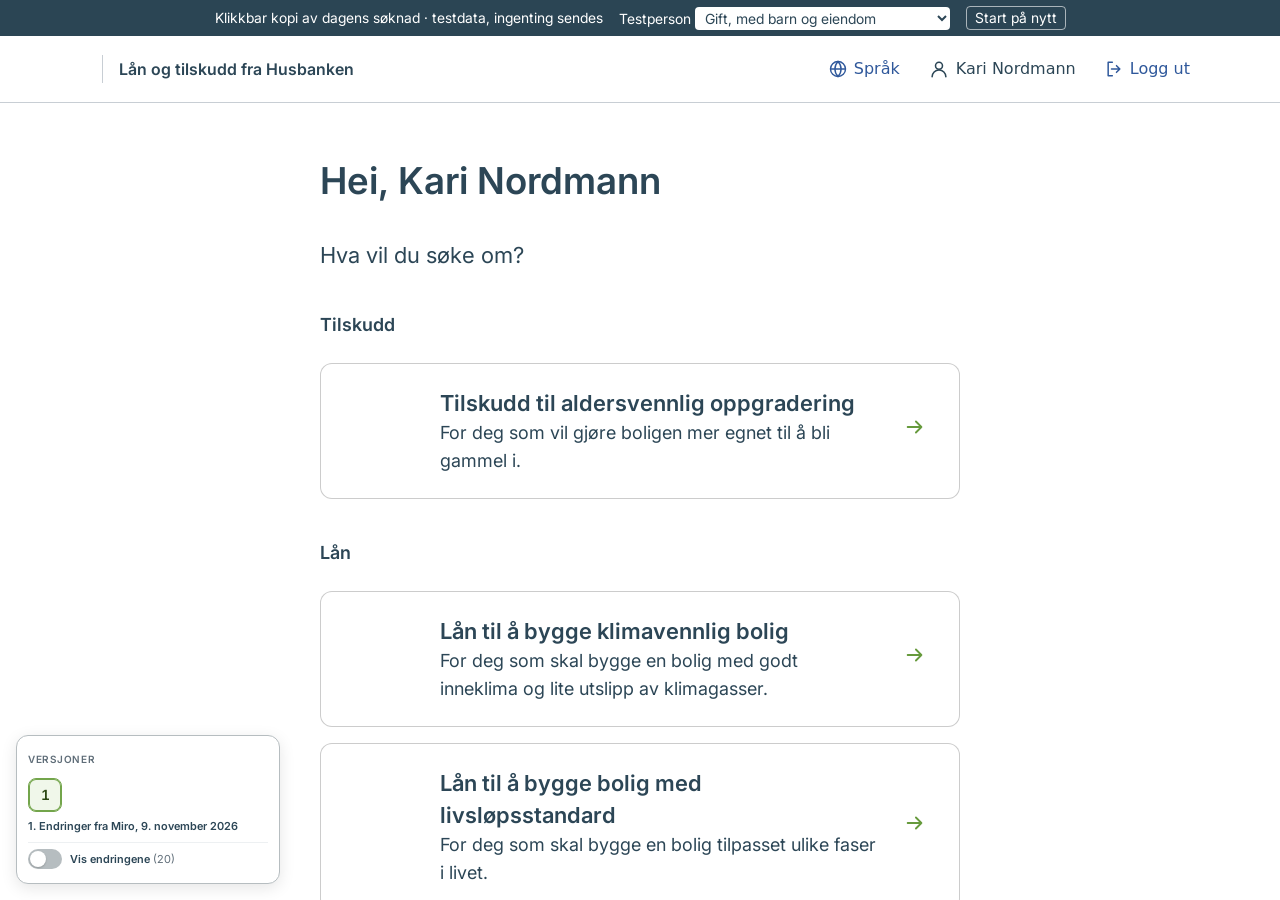
<file: index.html>
<!doctype html>
<html lang="nb">
<head>
<meta charset="utf-8">
<meta http-equiv="refresh" content="0; url=lan-oppgradere-bolig/">
<title>Lån til endring av eksisterende bolig (privat)</title>
</head>
<body>
<p><a href="lan-oppgradere-bolig/">Gå til søknaden</a></p>
</body>
</html>
</file>
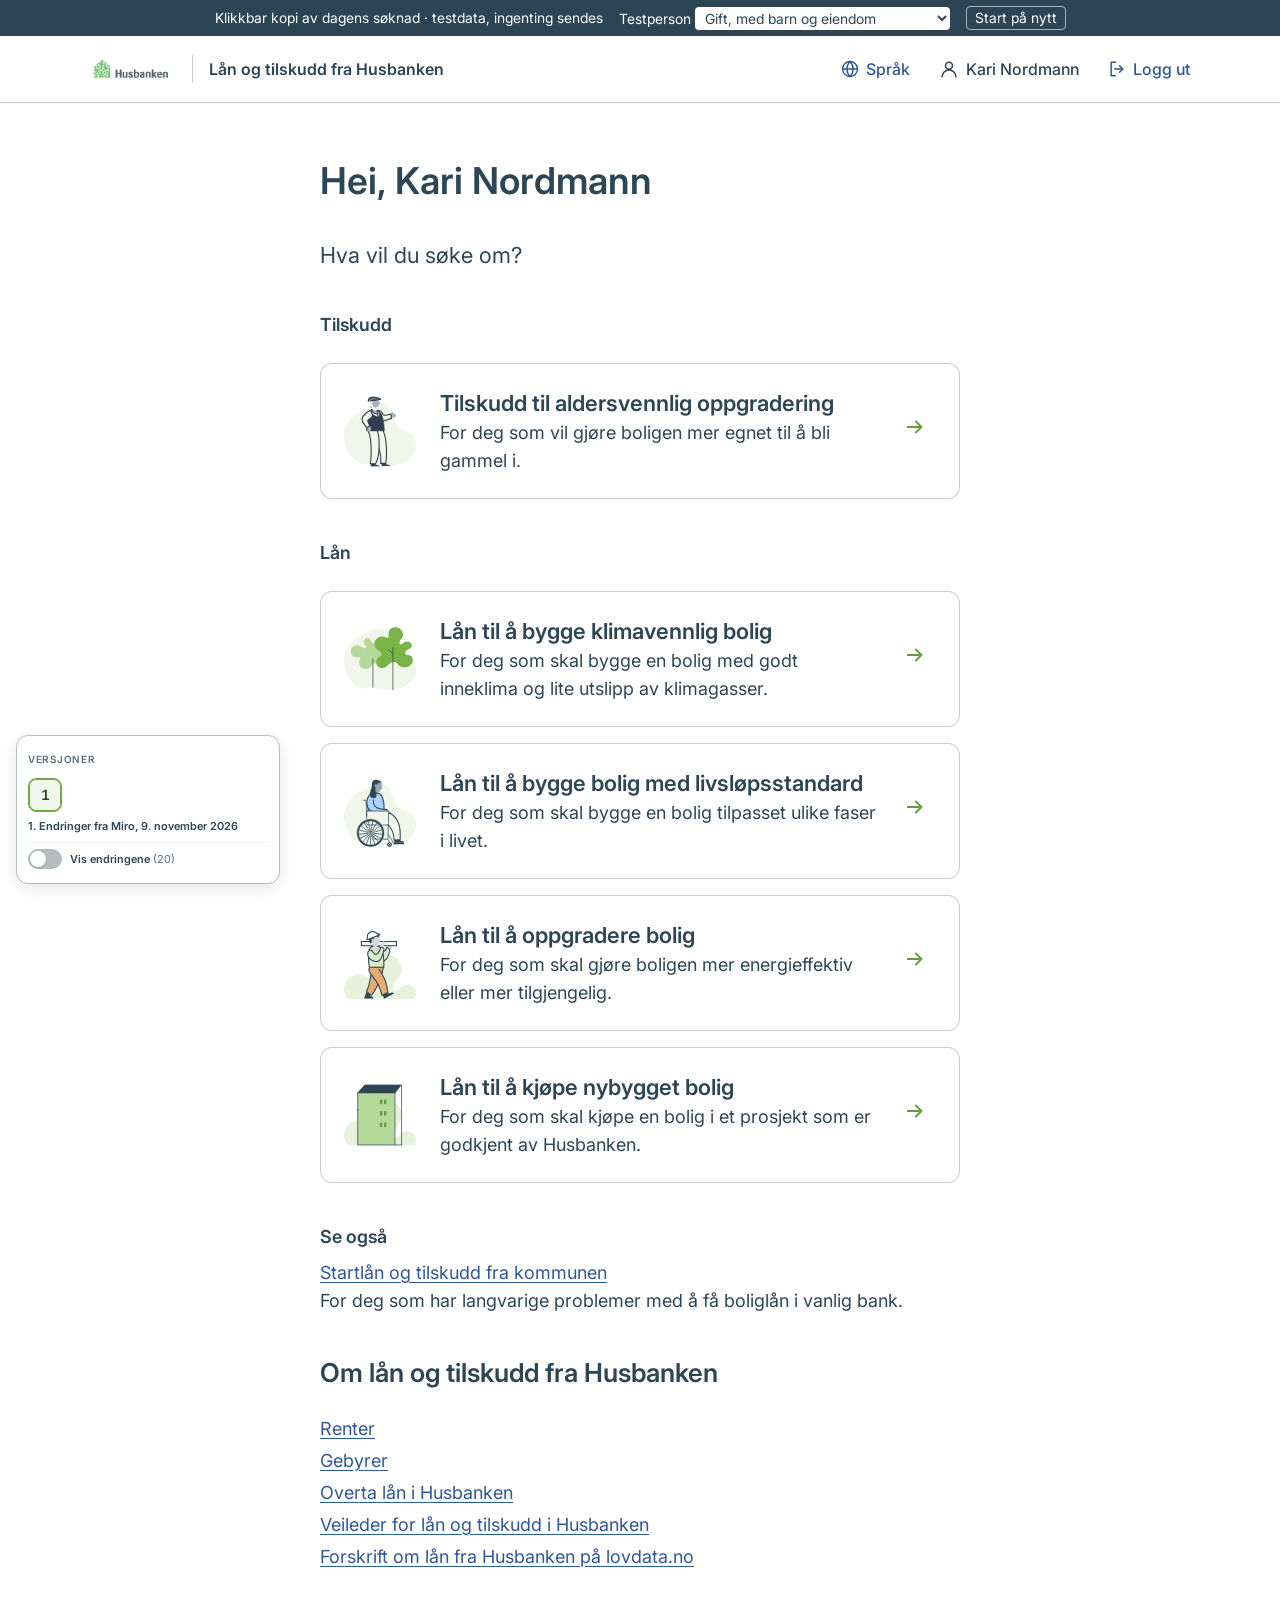
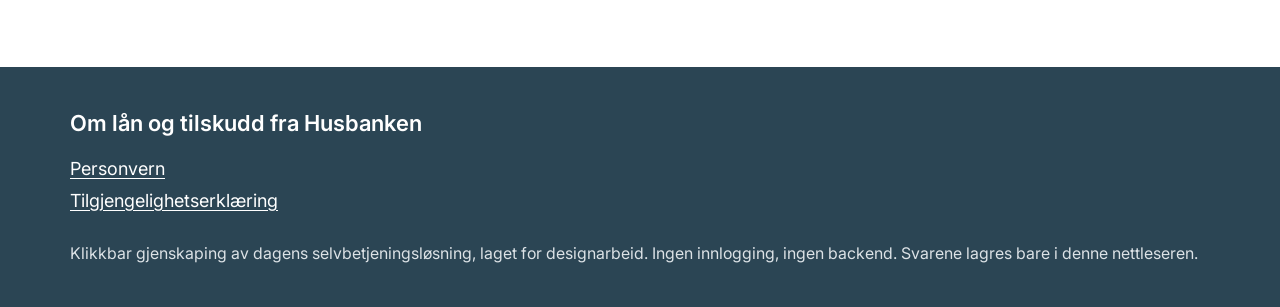
<file: lan-oppgradere-bolig/index.html>
<!doctype html>
<html lang="nb">
<head>
<meta charset="utf-8">
<meta name="viewport" content="width=device-width, initial-scale=1">
<title>Lån og tilskudd fra Husbanken</title>
<link rel="stylesheet" href="../ds/colors_and_type.css">
<link rel="stylesheet" href="assets/lan.css">
<link rel="stylesheet" href="../assets/css/hb-versjoner.css">
<link rel="stylesheet" href="assets/versjoner.css">
<link rel="icon" href="../ds/logo/husbanken-primary.png">
</head>
<body data-versjon="1">
<div id="lan-topp"></div>
<main id="hovedinnhold" tabindex="-1">
  <div class="lan-side" id="side"></div>
</main>
<div id="lan-bunn"></div>
<script src="assets/versjoner.js"></script>
<script src="assets/felles.js"></script>
<script src="assets/skjema.js"></script>
<script src="assets/steg.js"></script>
<script src="assets/sider.js"></script>
<script>forsiden();</script>
</body>
</html>
</file>
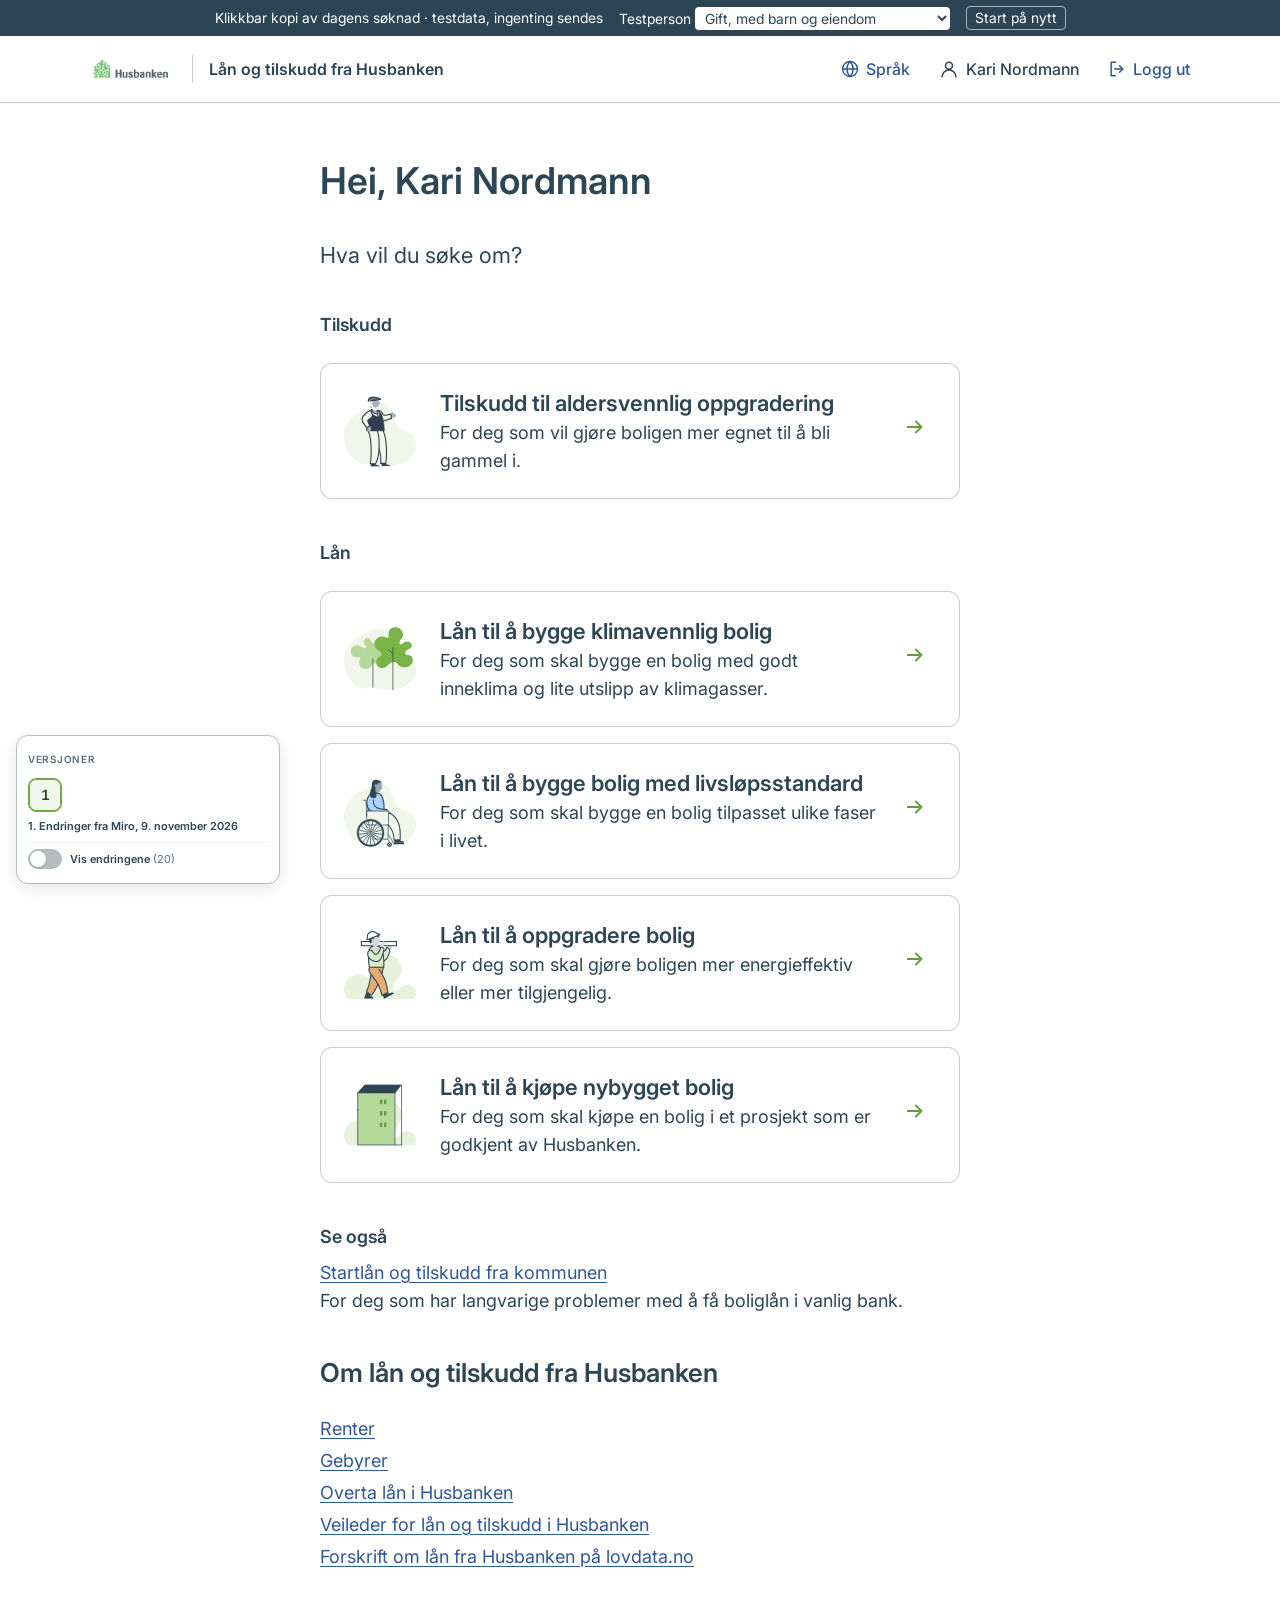
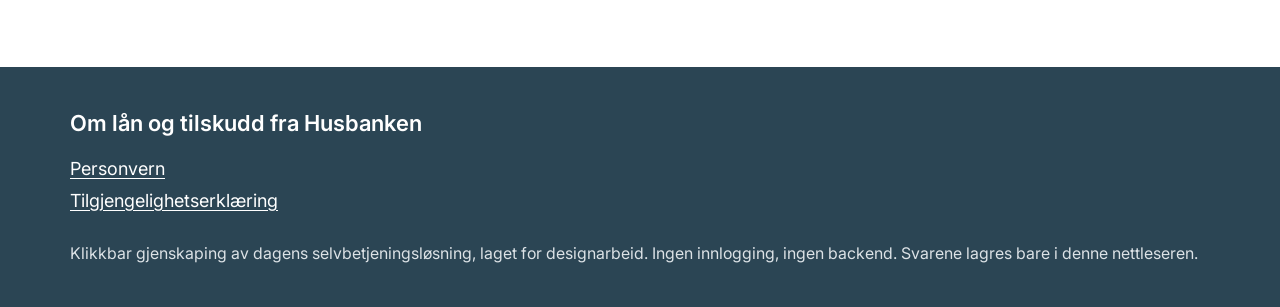
<file: lan-oppgradere-bolig/bekreftelse.html>
<!doctype html>
<html lang="nb">
<head>
<meta charset="utf-8">
<meta name="viewport" content="width=device-width, initial-scale=1">
<title>Takk for søknaden | Lån og tilskudd fra Husbanken</title>
<link rel="stylesheet" href="../ds/colors_and_type.css">
<link rel="stylesheet" href="assets/lan.css">
<link rel="stylesheet" href="../assets/css/hb-versjoner.css">
<link rel="stylesheet" href="assets/versjoner.css">
<link rel="icon" href="../ds/logo/husbanken-primary.png">
</head>
<body data-versjon="1">
<div id="lan-topp"></div>
<main id="hovedinnhold" tabindex="-1">
  <div class="lan-side" id="side"></div>
</main>
<div id="lan-bunn"></div>
<script src="assets/versjoner.js"></script>
<script src="assets/felles.js"></script>
<script src="assets/skjema.js"></script>
<script src="assets/steg.js"></script>
<script src="assets/sider.js"></script>
<script>bekreftelse();</script>
</body>
</html>
</file>
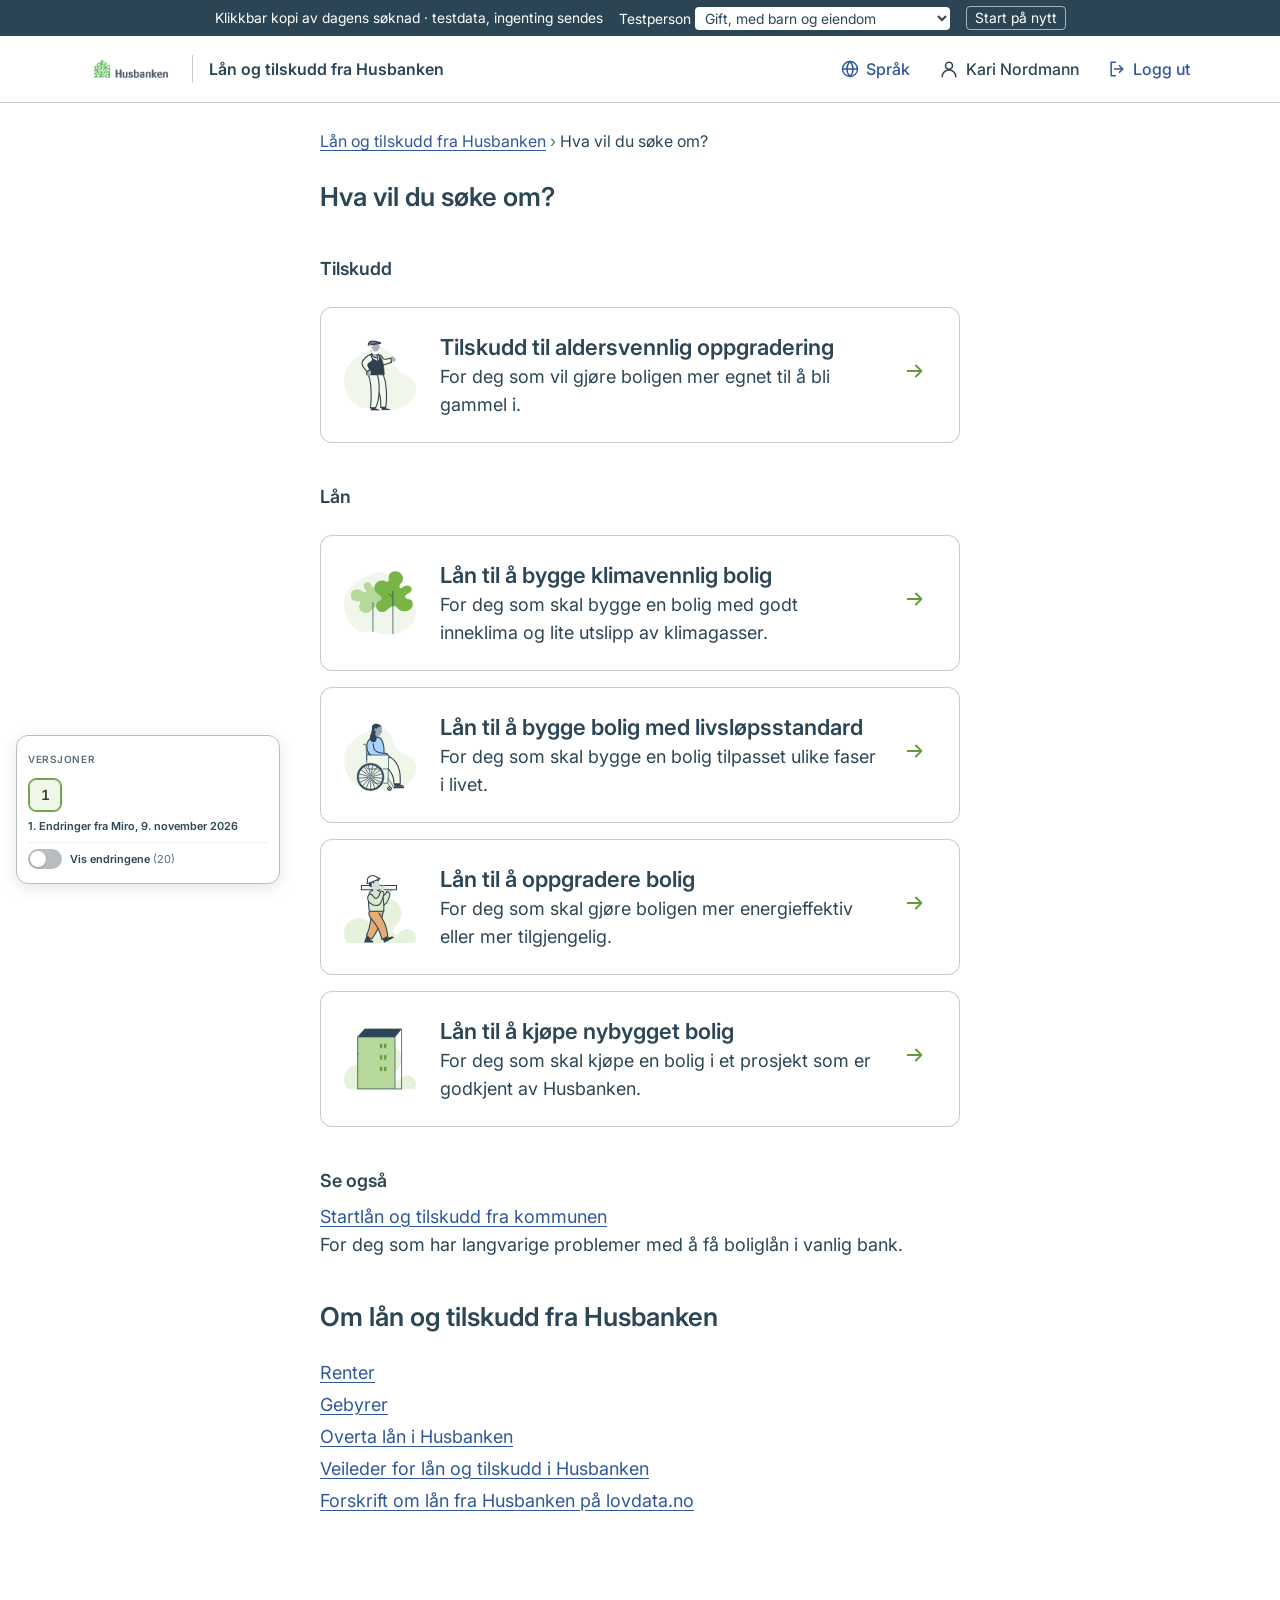
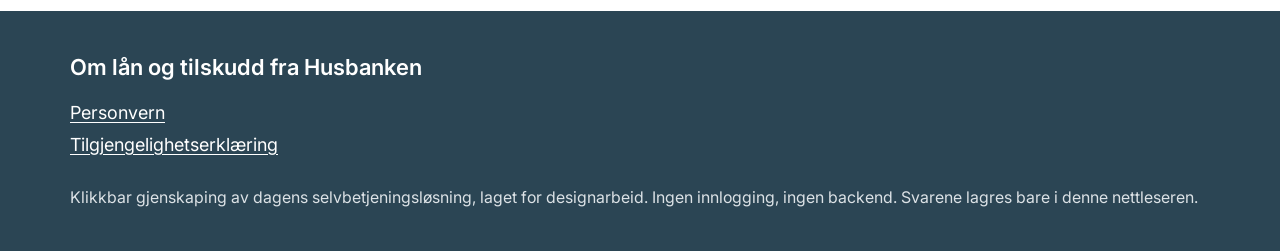
<file: lan-oppgradere-bolig/hva-vil-du-soke-om.html>
<!doctype html>
<html lang="nb">
<head>
<meta charset="utf-8">
<meta name="viewport" content="width=device-width, initial-scale=1">
<title>Hva vil du søke om? | Lån og tilskudd fra Husbanken</title>
<link rel="stylesheet" href="../ds/colors_and_type.css">
<link rel="stylesheet" href="assets/lan.css">
<link rel="stylesheet" href="../assets/css/hb-versjoner.css">
<link rel="stylesheet" href="assets/versjoner.css">
<link rel="icon" href="../ds/logo/husbanken-primary.png">
</head>
<body data-versjon="1">
<div id="lan-topp"></div>
<main id="hovedinnhold" tabindex="-1">
  <div class="lan-side" id="side"></div>
</main>
<div id="lan-bunn"></div>
<script src="assets/versjoner.js"></script>
<script src="assets/felles.js"></script>
<script src="assets/skjema.js"></script>
<script src="assets/steg.js"></script>
<script src="assets/sider.js"></script>
<script>hvaVilDu();</script>
</body>
</html>
</file>
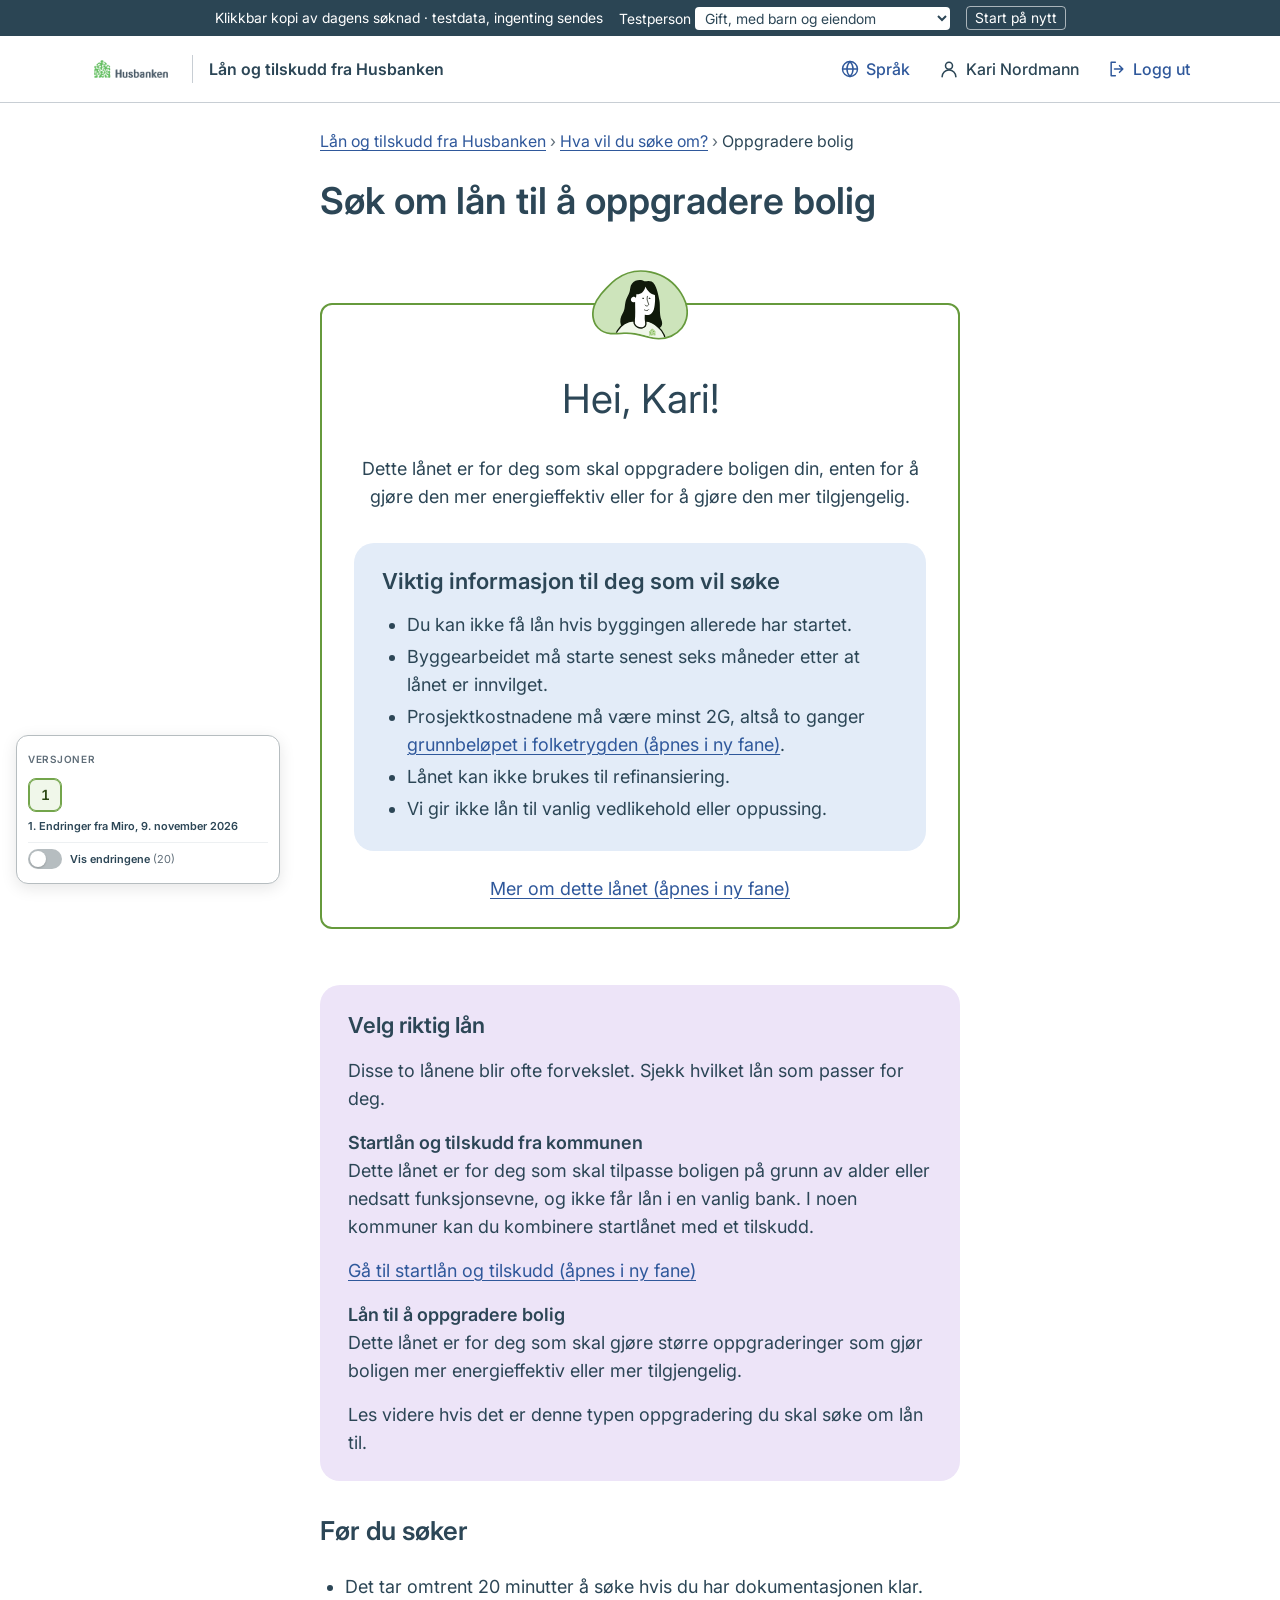
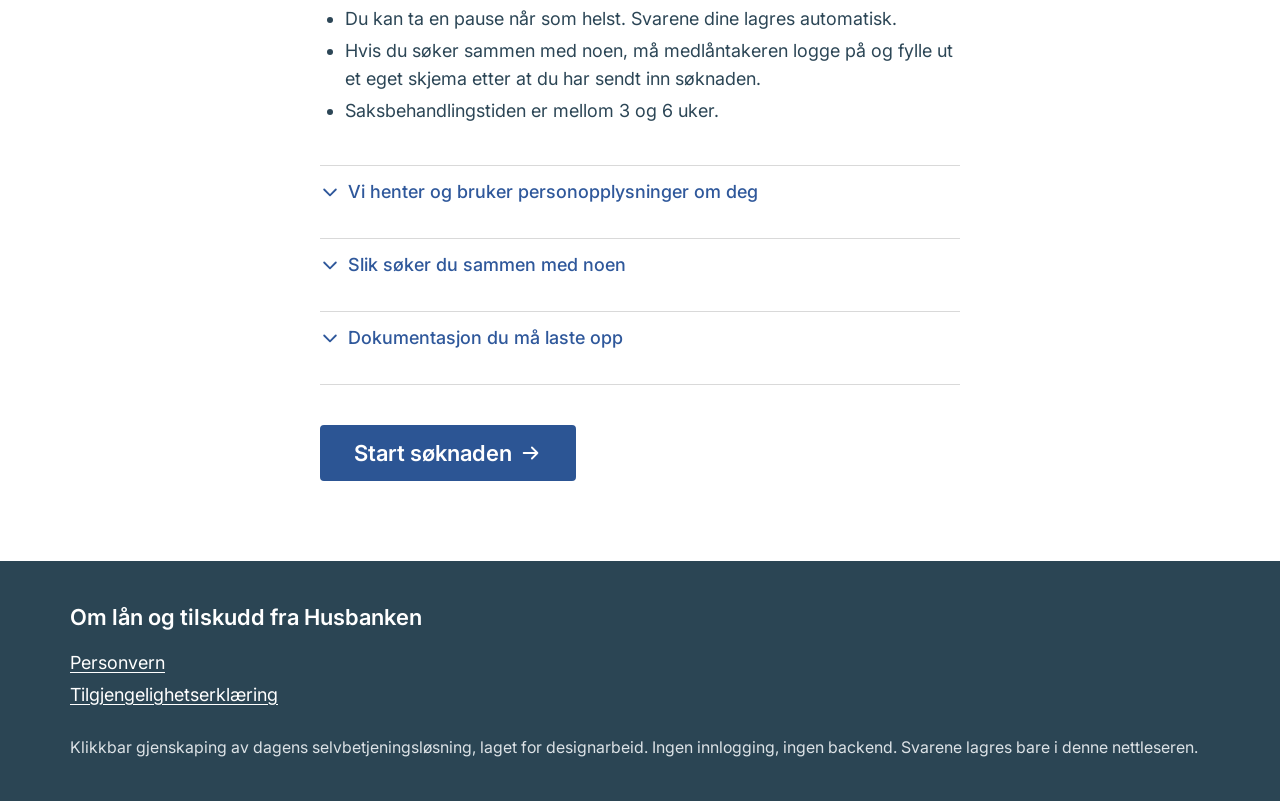
<file: lan-oppgradere-bolig/informasjon.html>
<!doctype html>
<html lang="nb">
<head>
<meta charset="utf-8">
<meta name="viewport" content="width=device-width, initial-scale=1">
<title>Søk om lån til å oppgradere bolig | Lån og tilskudd fra Husbanken</title>
<link rel="stylesheet" href="../ds/colors_and_type.css">
<link rel="stylesheet" href="assets/lan.css">
<link rel="stylesheet" href="../assets/css/hb-versjoner.css">
<link rel="stylesheet" href="assets/versjoner.css">
<link rel="icon" href="../ds/logo/husbanken-primary.png">
</head>
<body data-versjon="1">
<div id="lan-topp"></div>
<main id="hovedinnhold" tabindex="-1">
  <div class="lan-side" id="side"></div>
</main>
<div id="lan-bunn"></div>
<script src="assets/versjoner.js"></script>
<script src="assets/felles.js"></script>
<script src="assets/skjema.js"></script>
<script src="assets/steg.js"></script>
<script src="assets/sider.js"></script>
<script>informasjon();</script>
</body>
</html>
</file>
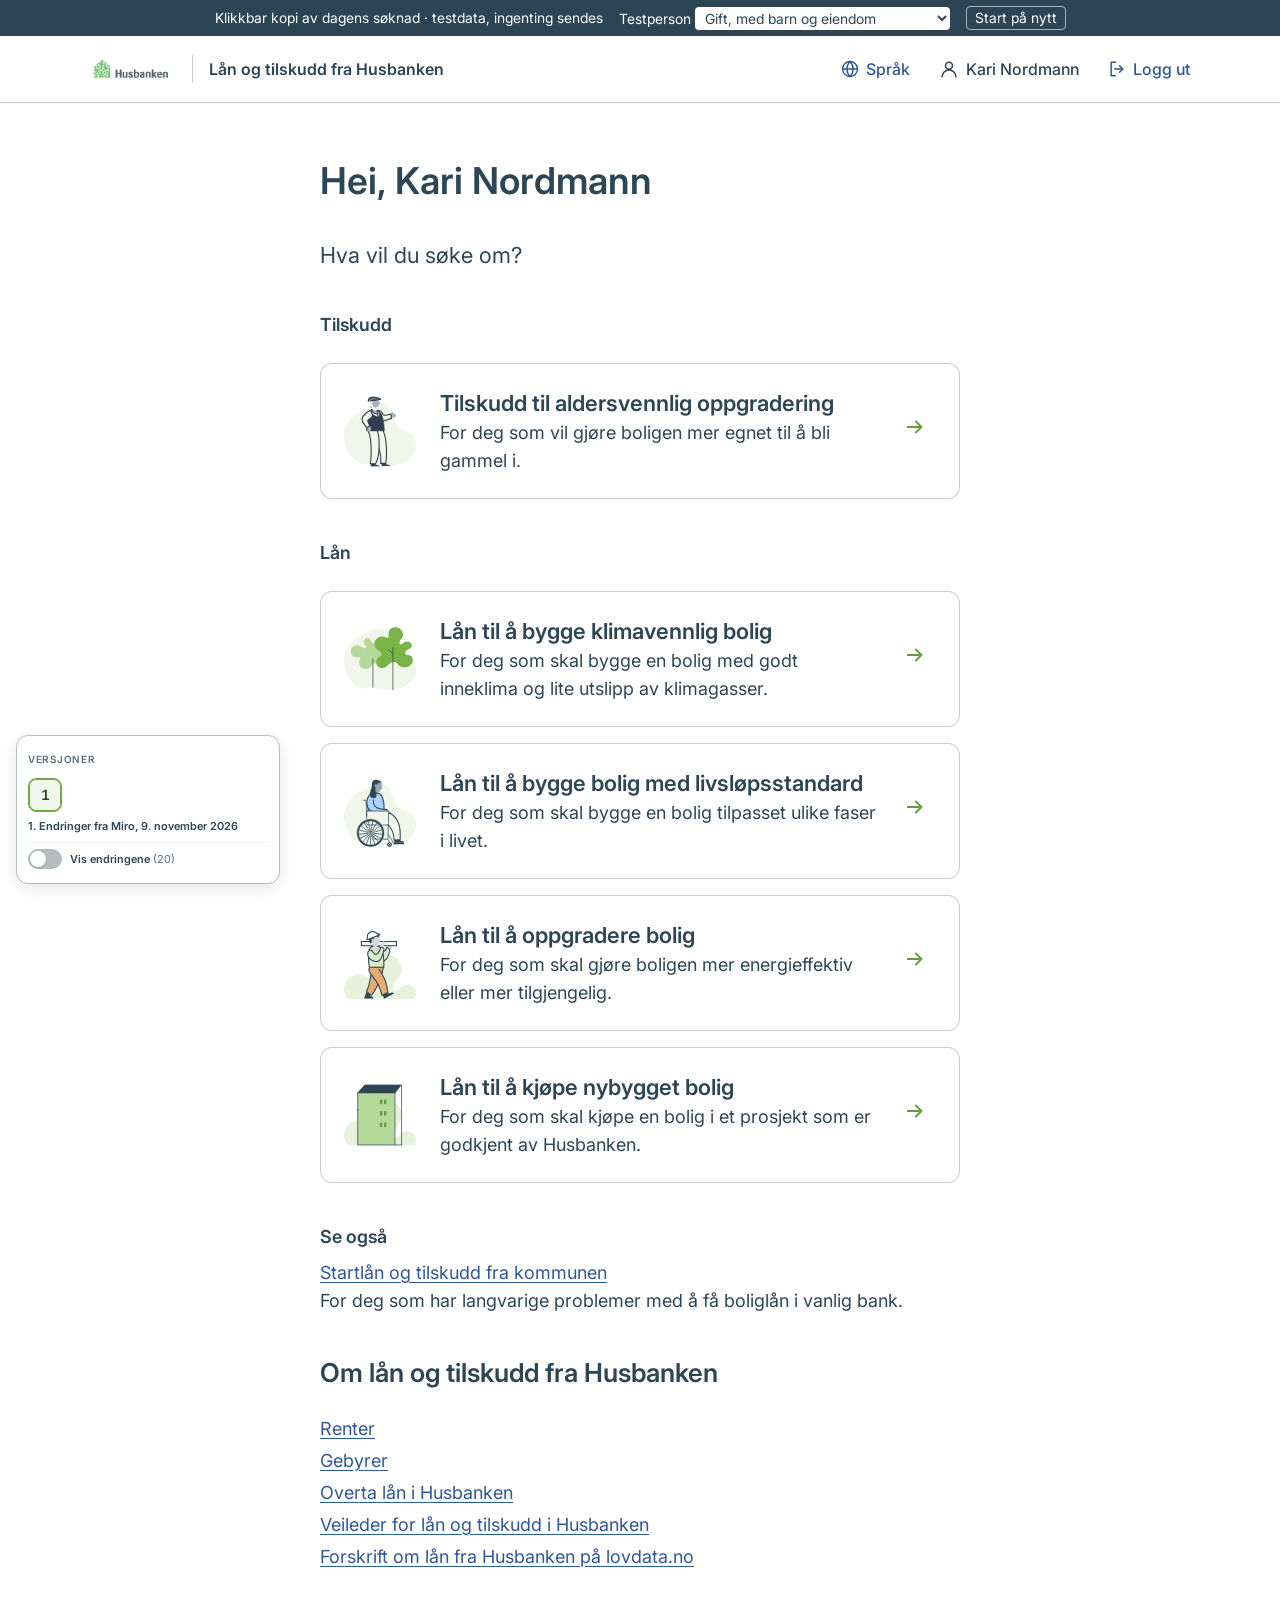
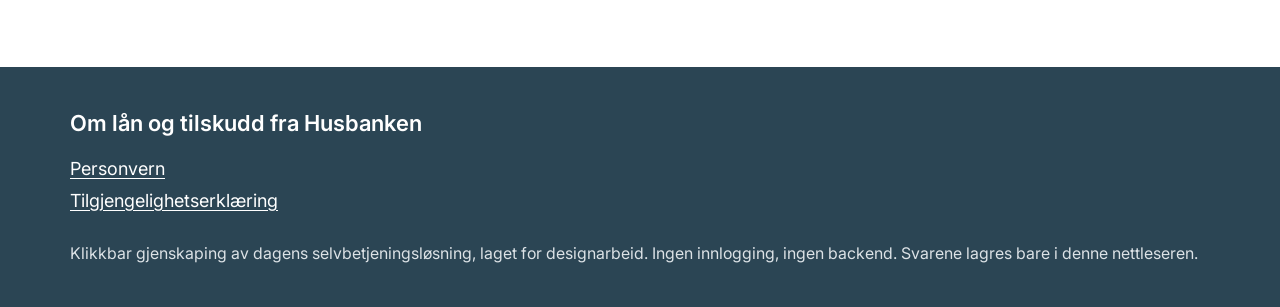
<file: lan-oppgradere-bolig/min-soknad.html>
<!doctype html>
<html lang="nb">
<head>
<meta charset="utf-8">
<meta name="viewport" content="width=device-width, initial-scale=1">
<title>Min søknad | Lån og tilskudd fra Husbanken</title>
<link rel="stylesheet" href="../ds/colors_and_type.css">
<link rel="stylesheet" href="assets/lan.css">
<link rel="stylesheet" href="../assets/css/hb-versjoner.css">
<link rel="stylesheet" href="assets/versjoner.css">
<link rel="icon" href="../ds/logo/husbanken-primary.png">
</head>
<body data-versjon="1">
<div id="lan-topp"></div>
<main id="hovedinnhold" tabindex="-1">
  <div class="lan-side" id="side"></div>
</main>
<div id="lan-bunn"></div>
<script src="assets/versjoner.js"></script>
<script src="assets/felles.js"></script>
<script src="assets/skjema.js"></script>
<script src="assets/steg.js"></script>
<script src="assets/sider.js"></script>
<script>minSoknad();</script>
</body>
</html>
</file>
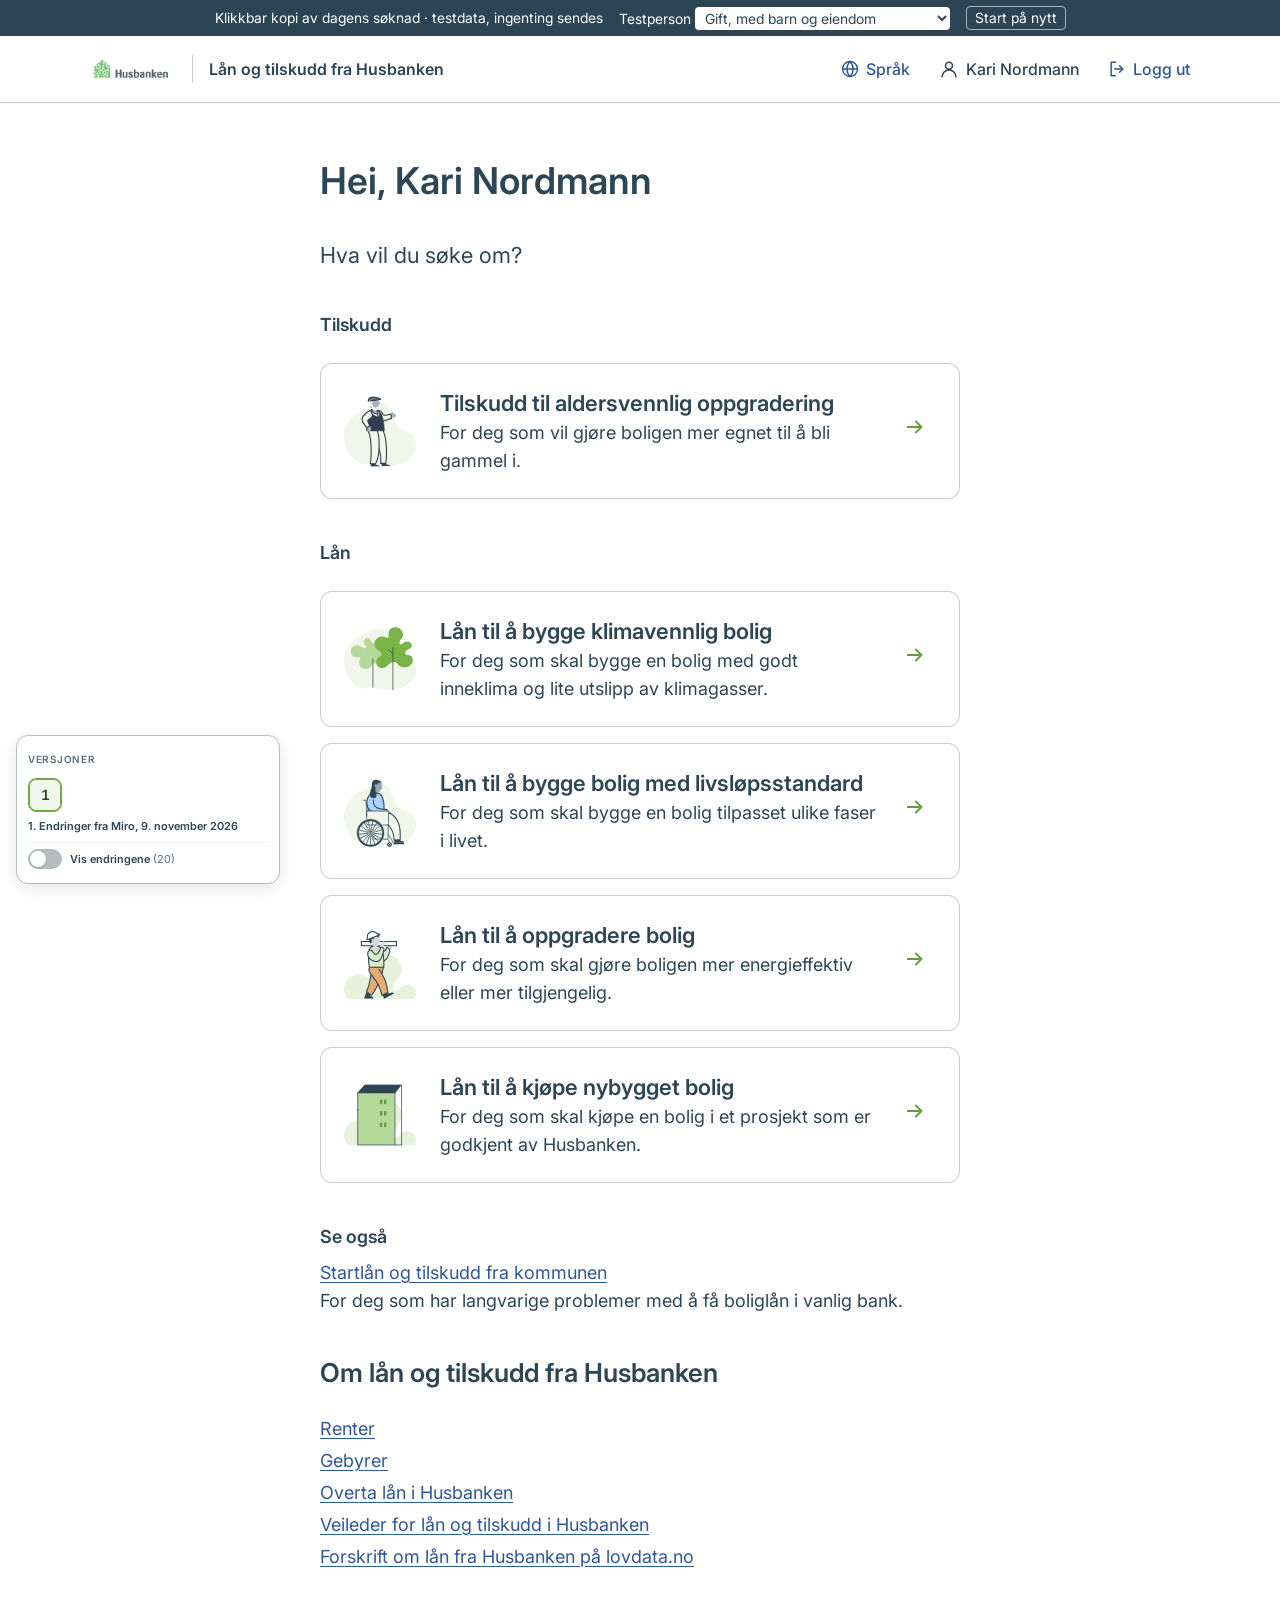
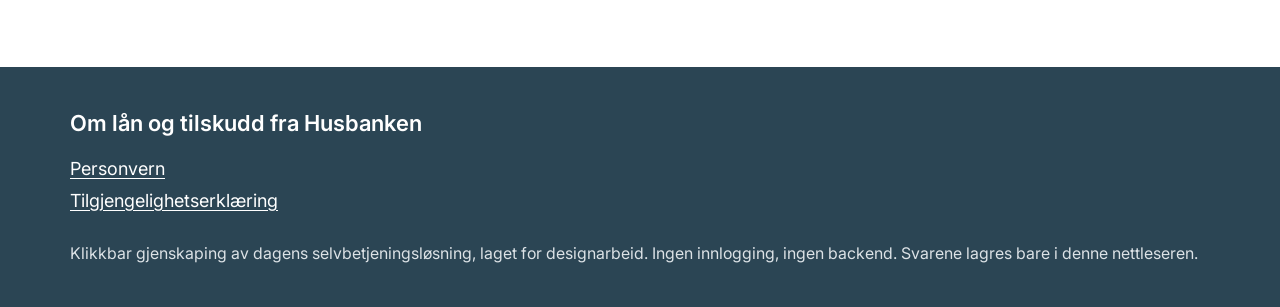
<file: lan-oppgradere-bolig/se-soknaden.html>
<!doctype html>
<html lang="nb">
<head>
<meta charset="utf-8">
<meta name="viewport" content="width=device-width, initial-scale=1">
<title>Søknaden | Lån og tilskudd fra Husbanken</title>
<link rel="stylesheet" href="../ds/colors_and_type.css">
<link rel="stylesheet" href="assets/lan.css">
<link rel="stylesheet" href="../assets/css/hb-versjoner.css">
<link rel="stylesheet" href="assets/versjoner.css">
<link rel="icon" href="../ds/logo/husbanken-primary.png">
</head>
<body data-versjon="1">
<div id="lan-topp"></div>
<main id="hovedinnhold" tabindex="-1">
  <div class="lan-side" id="skjema"></div>
</main>
<div id="lan-bunn"></div>
<script src="assets/versjoner.js"></script>
<script src="assets/felles.js"></script>
<script src="assets/skjema.js"></script>
<script src="assets/steg.js"></script>
<script>innsendtStart();</script>
</body>
</html>
</file>
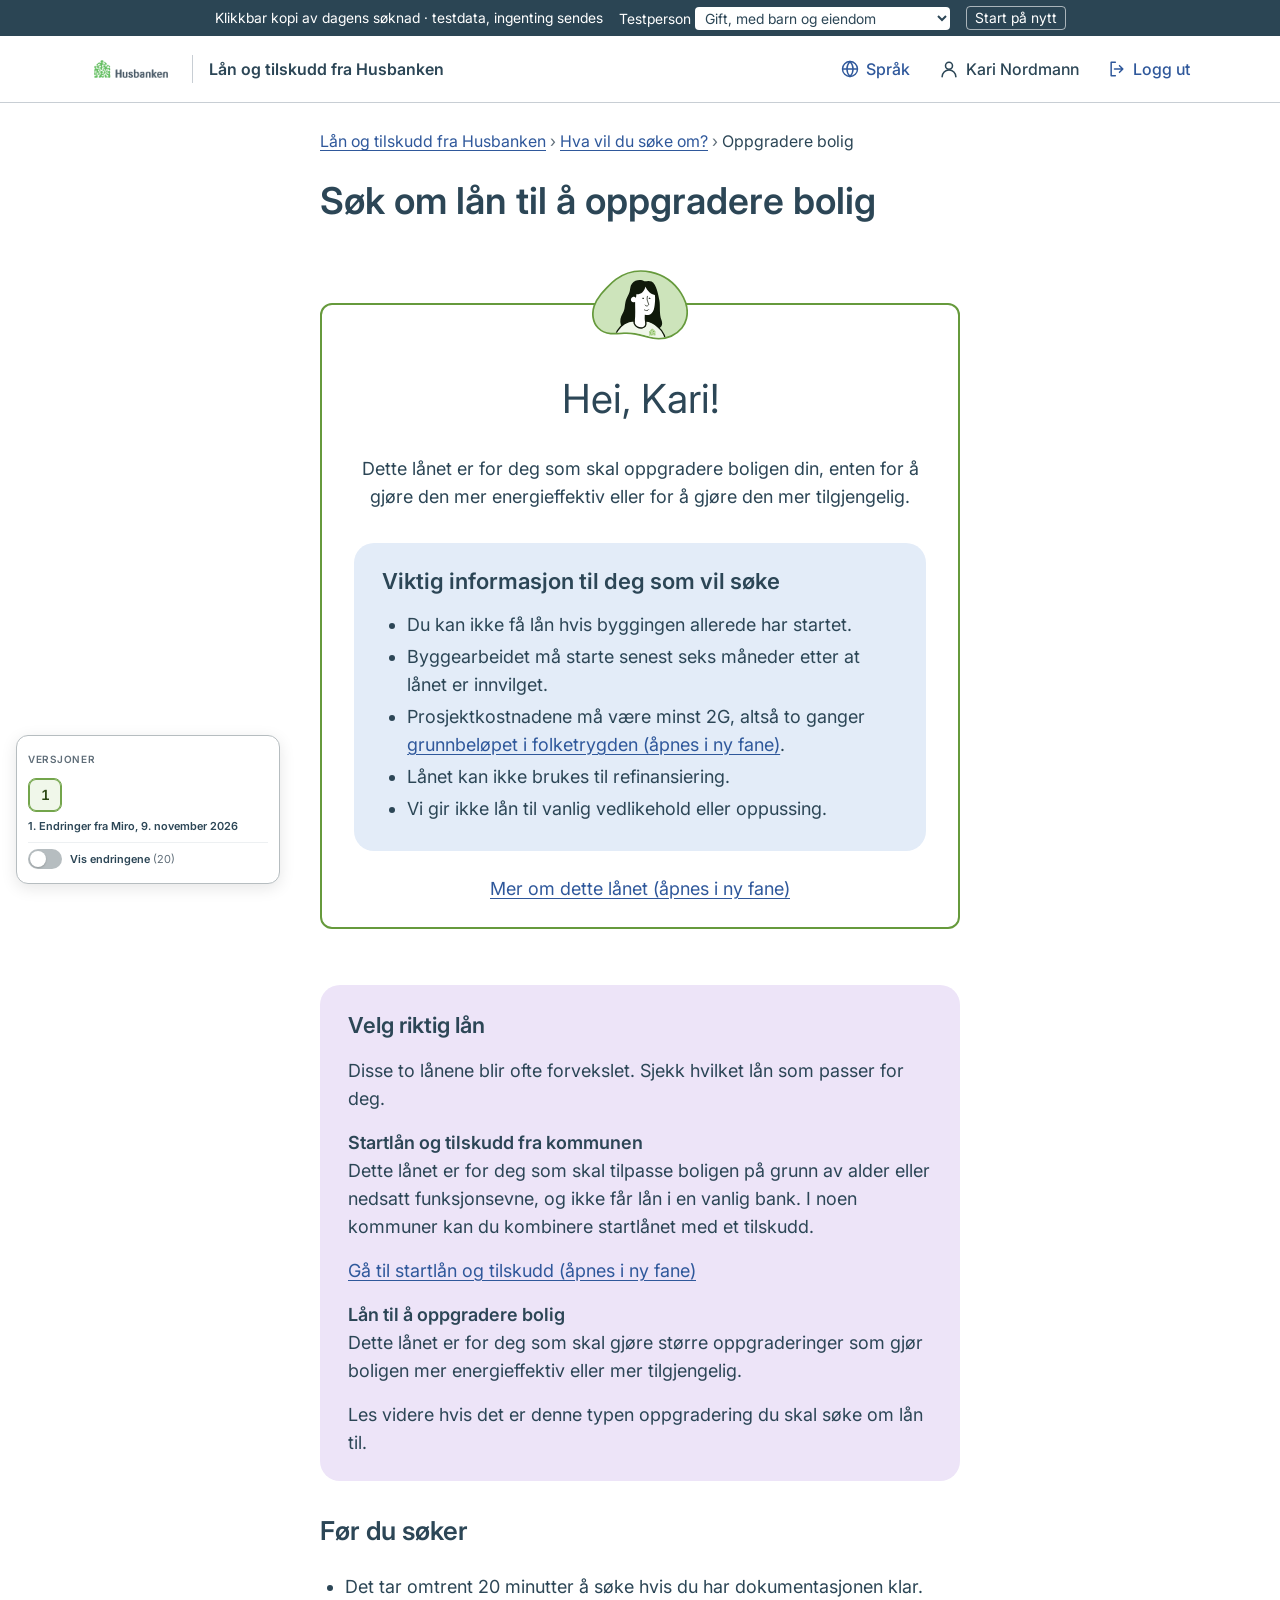
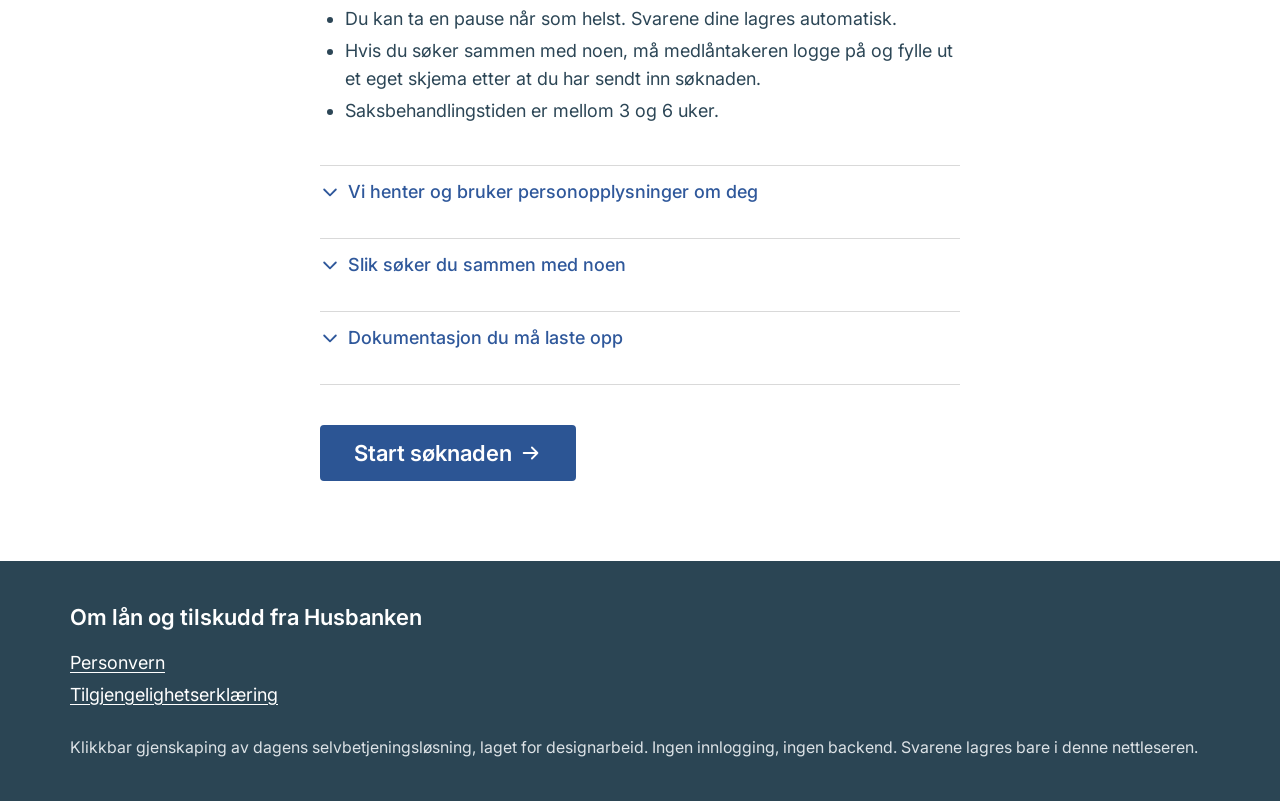
<file: lan-oppgradere-bolig/soknad.html>
<!doctype html>
<html lang="nb">
<head>
<meta charset="utf-8">
<meta name="viewport" content="width=device-width, initial-scale=1">
<title>Søknad om lån til å oppgradere bolig</title>
<link rel="stylesheet" href="../ds/colors_and_type.css">
<link rel="stylesheet" href="assets/lan.css">
<link rel="stylesheet" href="../assets/css/hb-versjoner.css">
<link rel="stylesheet" href="assets/versjoner.css">
<link rel="icon" href="../ds/logo/husbanken-primary.png">
</head>
<body data-versjon="1">
<div id="lan-topp"></div>
<main id="hovedinnhold" tabindex="-1">
  <div class="lan-side" id="skjema"></div>
</main>
<div id="lan-bunn"></div>
<script src="assets/versjoner.js"></script>
<script src="assets/felles.js"></script>
<script src="assets/skjema.js"></script>
<script src="assets/steg.js"></script>
<script>skjemaStart();</script>
</body>
</html>
</file>
<file: ds/colors_and_type.css>
/* ──────────────────────────────────────────────────────────────────
   Husbanken Design System — Foundations
   Tokens extracted from the Designsystemet.fig file
   See README.md for source notes and substitutions.
   ────────────────────────────────────────────────────────────────── */

/* Inter — locally hosted brand fonts (TTF). 18pt optical size for body/UI,
   24pt for sub-headings, 28pt for display. Italic variants registered too. */

@font-face { font-family: 'Inter'; src: url('fonts/Inter_18pt-Thin.ttf') format('truetype');         font-weight: 100; font-style: normal; font-display: swap; }
@font-face { font-family: 'Inter'; src: url('fonts/Inter_18pt-ThinItalic.ttf') format('truetype');   font-weight: 100; font-style: italic; font-display: swap; }
@font-face { font-family: 'Inter'; src: url('fonts/Inter_18pt-ExtraLight.ttf') format('truetype');       font-weight: 200; font-style: normal; font-display: swap; }
@font-face { font-family: 'Inter'; src: url('fonts/Inter_18pt-ExtraLightItalic.ttf') format('truetype'); font-weight: 200; font-style: italic; font-display: swap; }
@font-face { font-family: 'Inter'; src: url('fonts/Inter_18pt-Light.ttf') format('truetype');        font-weight: 300; font-style: normal; font-display: swap; }
@font-face { font-family: 'Inter'; src: url('fonts/Inter_18pt-LightItalic.ttf') format('truetype');  font-weight: 300; font-style: italic; font-display: swap; }
@font-face { font-family: 'Inter'; src: url('fonts/Inter_18pt-Regular.ttf') format('truetype');      font-weight: 400; font-style: normal; font-display: swap; }
@font-face { font-family: 'Inter'; src: url('fonts/Inter_18pt-Italic.ttf') format('truetype');       font-weight: 400; font-style: italic; font-display: swap; }
@font-face { font-family: 'Inter'; src: url('fonts/Inter_18pt-Medium.ttf') format('truetype');       font-weight: 500; font-style: normal; font-display: swap; }
@font-face { font-family: 'Inter'; src: url('fonts/Inter_18pt-MediumItalic.ttf') format('truetype'); font-weight: 500; font-style: italic; font-display: swap; }
@font-face { font-family: 'Inter'; src: url('fonts/Inter_18pt-SemiBold.ttf') format('truetype');     font-weight: 600; font-style: normal; font-display: swap; }
@font-face { font-family: 'Inter'; src: url('fonts/Inter_18pt-SemiBoldItalic.ttf') format('truetype'); font-weight: 600; font-style: italic; font-display: swap; }
@font-face { font-family: 'Inter'; src: url('fonts/Inter_18pt-Bold.ttf') format('truetype');         font-weight: 700; font-style: normal; font-display: swap; }
@font-face { font-family: 'Inter'; src: url('fonts/Inter_18pt-BoldItalic.ttf') format('truetype');   font-weight: 700; font-style: italic; font-display: swap; }
@font-face { font-family: 'Inter'; src: url('fonts/Inter_18pt-ExtraBold.ttf') format('truetype');        font-weight: 800; font-style: normal; font-display: swap; }
@font-face { font-family: 'Inter'; src: url('fonts/Inter_18pt-ExtraBoldItalic.ttf') format('truetype'); font-weight: 800; font-style: italic; font-display: swap; }
@font-face { font-family: 'Inter'; src: url('fonts/Inter_18pt-Black.ttf') format('truetype');        font-weight: 900; font-style: normal; font-display: swap; }
@font-face { font-family: 'Inter'; src: url('fonts/Inter_18pt-BlackItalic.ttf') format('truetype');  font-weight: 900; font-style: italic; font-display: swap; }

/* 24pt optical — for sub-headings (16-26px) */
@font-face { font-family: 'Inter 24'; src: url('fonts/Inter_24pt-Regular.ttf') format('truetype');   font-weight: 400; font-style: normal; font-display: swap; }
@font-face { font-family: 'Inter 24'; src: url('fonts/Inter_24pt-Medium.ttf') format('truetype');    font-weight: 500; font-style: normal; font-display: swap; }
@font-face { font-family: 'Inter 24'; src: url('fonts/Inter_24pt-SemiBold.ttf') format('truetype');  font-weight: 600; font-style: normal; font-display: swap; }
@font-face { font-family: 'Inter 24'; src: url('fonts/Inter_24pt-Bold.ttf') format('truetype');      font-weight: 700; font-style: normal; font-display: swap; }
@font-face { font-family: 'Inter 24'; src: url('fonts/Inter_24pt-Light.ttf') format('truetype');     font-weight: 300; font-style: normal; font-display: swap; }

/* 28pt optical — for display (h1, hero) */
@font-face { font-family: 'Inter 28'; src: url('fonts/Inter_28pt-Regular.ttf') format('truetype');   font-weight: 400; font-style: normal; font-display: swap; }
@font-face { font-family: 'Inter 28'; src: url('fonts/Inter_28pt-Medium.ttf') format('truetype');    font-weight: 500; font-style: normal; font-display: swap; }
@font-face { font-family: 'Inter 28'; src: url('fonts/Inter_28pt-SemiBold.ttf') format('truetype');  font-weight: 600; font-style: normal; font-display: swap; }
@font-face { font-family: 'Inter 28'; src: url('fonts/Inter_28pt-Bold.ttf') format('truetype');      font-weight: 700; font-style: normal; font-display: swap; }
@font-face { font-family: 'Inter 28'; src: url('fonts/Inter_28pt-Light.ttf') format('truetype');     font-weight: 300; font-style: normal; font-display: swap; }

:root {
  /* ─── Brand greens ───────────────────────────────────────────── */
  --hb-green-900: rgb(29, 43, 17);
  --hb-green-800: rgb(43, 71, 21);   /* Deep brand green */
  --hb-green-700: rgb(74, 119, 41);
  --hb-green-600: rgb(115, 165, 75); /* Mid brand green - logo */
  --hb-green-500: rgb(150, 195, 110);
  --hb-green-400: rgb(183, 216, 155); /* Soft accent */
  --hb-green-200: rgb(217, 232, 197);
  --hb-green-100: rgb(240, 247, 234); /* Surface green - callouts */
  --hb-green-50:  rgb(247, 251, 244);

  /* ─── Neutrals (warm slate) ──────────────────────────────────── */
  --hb-slate-900: rgb(29, 41, 51);
  --hb-slate-800: rgb(43, 69, 84);   /* Footer / dark surfaces */
  --hb-slate-700: rgb(44, 70, 86);   /* Default text - most-used color */
  --hb-slate-600: rgb(72, 88, 101);
  --hb-slate-500: rgb(95, 109, 120); /* Secondary text */
  --hb-slate-400: rgb(140, 151, 157); /* Disabled text / placeholder */
  --hb-slate-300: rgb(182, 189, 192);
  --hb-slate-200: rgb(217, 222, 226); /* Disabled bg / dividers */
  --hb-slate-100: rgb(237, 240, 242);
  --hb-slate-50:  rgb(243, 245, 246); /* Page bg alt */

  /* ─── Interactive (navy) ─────────────────────────────────────── */
  --hb-blue-900: rgb(29, 56, 106);
  --hb-blue-800: rgb(44, 85, 148);   /* Prominent button fill */
  --hb-blue-700: rgb(47, 88, 155);   /* Subtle button text */
  --hb-blue-600: rgb(0, 83, 184);    /* Link */
  --hb-blue-500: rgb(56, 107, 189);  /* Prominent hover */
  --hb-blue-300: rgb(172, 209, 255);
  --hb-blue-100: rgb(222, 232, 247);

  /* ─── Destructive (red) ──────────────────────────────────────── */
  --hb-red-800:  rgb(163, 24, 0);    /* Destructive hover */
  --hb-red-700:  rgb(171, 37, 14);   /* Destructive default */
  --hb-red-600:  rgb(164, 40, 18);
  --hb-red-100:  rgb(252, 230, 226);

  /* ─── Accent purple (used in callouts / decorative) ──────────── */
  --hb-purple-700: rgb(123, 97, 255);
  --hb-purple-500: rgb(147, 66, 208);
  --hb-purple-300: rgb(202, 137, 255);
  --hb-purple-100: rgb(237, 215, 255);

  /* ─── Semantic mappings ──────────────────────────────────────── */
  --fg-default:      var(--hb-slate-700);
  --fg-subtle:       var(--hb-slate-500);
  --fg-disabled:     var(--hb-slate-400);
  --fg-on-dark:      #ffffff;
  --fg-link:         var(--hb-blue-600);
  --fg-destructive:  var(--hb-red-700);

  --bg-default:      #ffffff;
  --bg-subtle:       var(--hb-slate-50);
  --bg-callout:      var(--hb-green-100);
  --bg-dark:         var(--hb-slate-800);
  --bg-disabled:     var(--hb-slate-200);

  --border-default:  rgba(0, 0, 0, 0.10);
  --border-strong:   var(--hb-slate-500);
  --border-focus:    var(--hb-blue-800);

  --action-primary:        var(--hb-blue-800);
  --action-primary-hover:  var(--hb-blue-500);
  --action-destructive:    var(--hb-red-700);

  /* ─── Type families ──────────────────────────────────────────── */
  --font-sans:    'Inter', system-ui, -apple-system, sans-serif;     /* Primary, 18pt optical */
  --font-display: 'Inter 28', 'Inter', system-ui, sans-serif;        /* Display / hero (h1, h2) */
  --font-heading: 'Inter 24', 'Inter', system-ui, sans-serif;        /* Sub-heading (h3, h4, ingress) */
  --font-light:   'Inter', system-ui, sans-serif;
  --font-mono:    ui-monospace, 'SF Mono', Menlo, monospace;

  /* ─── Type scale (size / line-height) ────────────────────────── */
  --text-xs:    14px; --lh-xs:   20px;
  --text-sm:    16px; --lh-sm:   24px;
  --text-base:  18px; --lh-base: 28px;  /* DEFAULT */
  --text-lg:    22px; --lh-lg:   32px;
  --text-xl:    26px; --lh-xl:   36px;
  --text-2xl:   31px; --lh-2xl:  40px;
  --text-3xl:   37px; --lh-3xl:  44px;
  --text-4xl:   44px; --lh-4xl:  48px;
  --text-5xl:   56px; --lh-5xl:  60px;
  --text-6xl:   68px; --lh-6xl:  72px;

  /* ─── Spacing (8px base) ─────────────────────────────────────── */
  --space-1: 4px;
  --space-2: 8px;
  --space-3: 16px;
  --space-4: 24px;
  --space-5: 32px;
  --space-6: 40px;
  --space-7: 56px;
  --space-8: 80px;
  --space-9: 120px;

  /* ─── Radii ──────────────────────────────────────────────────── */
  --radius-sm:   4px;   /* Buttons, inputs, tags */
  --radius-md:   5px;   /* Panels */
  --radius-lg:   12px;  /* Cards */
  --radius-xl:   20px;  /* Hero / feature panels */
  --radius-pill: 9999px;

  /* ─── Elevation ──────────────────────────────────────────────── */
  --shadow-1: 0 1px 2px rgba(0, 0, 0, 0.12);
  --shadow-2: 0 2px 6px rgba(0, 0, 0, 0.14);
  --shadow-3: 0 8px 24px rgba(0, 0, 0, 0.20);

  /* ─── Motion ─────────────────────────────────────────────────── */
  --ease-out: cubic-bezier(0.2, 0.7, 0.2, 1);
  --duration-fast: 150ms;
  --duration-base: 200ms;
}

/* ─── Base reset (lightweight) ──────────────────────────────────── */
*, *::before, *::after { box-sizing: border-box; }

html { font-size: 100%; }

body {
  margin: 0;
  font-family: var(--font-sans);
  font-size: var(--text-base);
  line-height: var(--lh-base);
  color: var(--fg-default);
  background: var(--bg-default);
  -webkit-font-smoothing: antialiased;
  text-rendering: optimizeLegibility;
}

/* ─── Semantic type styles ──────────────────────────────────────── */
.hb-h1, h1.hb { font: 600 var(--text-4xl)/var(--lh-4xl) var(--font-display); color: var(--fg-default); margin: 0 0 var(--space-4); letter-spacing: -0.02em; }
.hb-h2, h2.hb { font: 600 var(--text-2xl)/var(--lh-2xl) var(--font-display); color: var(--fg-default); margin: 0 0 var(--space-3); letter-spacing: -0.01em; }
.hb-h3, h3.hb { font: 600 var(--text-xl)/var(--lh-xl) var(--font-heading); color: var(--fg-default); margin: 0 0 var(--space-3); }
.hb-h4, h4.hb { font: 600 var(--text-lg)/var(--lh-lg) var(--font-heading); color: var(--fg-default); margin: 0 0 var(--space-2); }
.hb-h5, h5.hb { font: 600 var(--text-sm)/var(--lh-sm) var(--font-sans); color: var(--fg-default); margin: 0 0 var(--space-2); }
.hb-h6, h6.hb { font: 600 var(--text-xs)/var(--lh-xs) var(--font-sans); color: var(--fg-default); margin: 0 0 var(--space-2); text-transform: uppercase; letter-spacing: 0.04em; }

.hb-ingress { font: 400 var(--text-lg)/var(--lh-lg) var(--font-heading); color: var(--fg-default); }
.hb-body    { font: 400 var(--text-base)/var(--lh-base) var(--font-sans); color: var(--fg-default); }
.hb-small   { font: 400 var(--text-sm)/var(--lh-sm) var(--font-sans); color: var(--fg-default); }
.hb-label   { font: 600 var(--text-base)/var(--lh-base) var(--font-sans); color: var(--fg-default); }
.hb-link    { color: var(--fg-link); text-decoration: underline; text-underline-offset: 2px; }
.hb-link-discreet { color: var(--fg-default); text-decoration: underline; text-underline-offset: 2px; text-decoration-color: var(--hb-slate-300); }
.hb-abbr    { font: 400 var(--text-sm)/var(--lh-sm) var(--font-sans); text-transform: uppercase; letter-spacing: 0.06em; color: var(--fg-subtle); }

a.hb-link:hover, .hb-link:hover { color: var(--hb-blue-800); }
a.hb-link:focus-visible, .hb-link:focus-visible { outline: 2px solid var(--border-focus); outline-offset: 2px; border-radius: 2px; }
</file>
<file: lan-oppgradere-bolig/assets/lan.css>
/* ──────────────────────────────────────────────────────────────────
   Lån til å bygge klimavennlig bolig, klikkbar prototype
   Oppsettet følger dagens selvbetjeningsløsning: smal kolonne på
   640 px, ett steg om gangen, knapperad under feltene, ingen stepper.
   Tokens fra ../ds/colors_and_type.css.
   ────────────────────────────────────────────────────────────────── */

:root {
  --lan-tekst: var(--hb-slate-700);
  --lan-sekundaer: var(--hb-slate-500);
  --lan-lenke: var(--hb-blue-700);
  --lan-knapp: var(--hb-blue-800);
  --lan-knapp-hover: var(--hb-blue-500);
  --lan-ramme: rgb(200, 206, 212);
  --lan-ramme-felt: var(--hb-slate-500);
  --lan-gra: rgb(247, 247, 247);
  --lan-bla: rgb(227, 236, 248);
  --lan-gronn: rgb(233, 243, 225);
  --lan-gul: rgb(255, 239, 165);
  --lan-rod: rgb(252, 230, 226);
  --lan-feil: rgb(164, 40, 18);
  --lan-feil-kant: rgb(231, 71, 43);
  --lan-guide: rgb(102, 154, 60);
  --lan-bredde: 640px;
}

*, *::before, *::after { box-sizing: border-box; }
[hidden] { display: none !important; }

html { -webkit-text-size-adjust: 100%; }
body {
  margin: 0;
  background: #fff;
  color: var(--lan-tekst);
  font: 400 var(--text-base)/var(--lh-base) var(--font-sans);
  min-height: 100vh;
  display: flex;
  flex-direction: column;
  overflow-x: hidden;
}
main { flex: 1 0 auto; }
img { max-width: 100%; height: auto; }

h1, h2, h3, h4 { margin: 0; font-weight: 600; color: var(--lan-tekst); }
p { margin: 0 0 var(--space-3); }
ul { margin: 0 0 var(--space-3); padding-left: 1.4em; }
li { margin-bottom: var(--space-1); }
a { color: var(--lan-lenke); text-underline-offset: 3px; }
a:hover { text-decoration-thickness: 2px; }

a:focus-visible, button:focus-visible, input:focus-visible,
select:focus-visible, textarea:focus-visible, [tabindex]:focus-visible {
  outline: 3px solid var(--hb-blue-800);
  outline-offset: 2px;
}
h1[tabindex="-1"]:focus, h2[tabindex="-1"]:focus { outline: none; }

.lan-sr { position: absolute; width: 1px; height: 1px; margin: -1px; padding: 0; overflow: hidden; clip: rect(0 0 0 0); white-space: nowrap; border: 0; }

.lan-skiplink {
  position: absolute; left: var(--space-3); top: -100px; z-index: 200;
  background: var(--lan-knapp); color: #fff; padding: var(--space-2) var(--space-3);
  border-radius: var(--radius-sm); font-weight: 600; text-decoration: none;
}
.lan-skiplink:focus { top: var(--space-2); }

/* ─── Prototypestripe ─────────────────────────────────────────────── */

.lan-protobar {
  background: var(--hb-slate-800); color: #fff;
  font-size: var(--text-xs); line-height: var(--lh-xs);
  padding: 6px var(--space-3);
  display: flex; flex-wrap: wrap; gap: 4px var(--space-3); align-items: center; justify-content: center;
}
.lan-protobar a { color: #fff; }
.lan-protobar select {
  font: inherit; color: var(--lan-tekst); background: #fff;
  border: 0; border-radius: var(--radius-sm); padding: 2px 6px;
}
.lan-protobar button {
  font: inherit; color: #fff; background: transparent; border: 1px solid rgba(255,255,255,.6);
  border-radius: var(--radius-sm); padding: 1px 8px; cursor: pointer;
}

/* ─── Header ──────────────────────────────────────────────────────── */

.lan-header { border-bottom: 1px solid var(--lan-ramme); background: #fff; }
.lan-header__rad {
  max-width: 1140px; margin: 0 auto; padding: var(--space-3);
  display: flex; align-items: center; gap: var(--space-3); flex-wrap: wrap;
}
.lan-header__logo { display: flex; align-items: center; gap: var(--space-3); text-decoration: none; color: var(--lan-tekst); }
.lan-header__logo img { height: 34px; width: auto; display: block; }
.lan-header__tjeneste {
  font-weight: 600; font-size: var(--text-sm);
  padding-left: var(--space-3); border-left: 1px solid var(--lan-ramme);
}
.lan-header__hoyre { margin-left: auto; display: flex; align-items: center; gap: var(--space-4); font-size: var(--text-sm); }
.lan-header__knapp {
  display: inline-flex; align-items: center; gap: 6px;
  background: none; border: 0; padding: 6px 4px; cursor: pointer;
  font: 500 var(--text-sm)/1 var(--font-sans); color: var(--lan-lenke);
}
.lan-header__bruker { display: inline-flex; align-items: center; gap: 6px; font-weight: 500; }
@media (max-width: 640px) {
  .lan-header__rad { flex-wrap: nowrap; }
  .lan-header__hoyre { gap: var(--space-2); }
  .lan-header__tjeneste, .lan-header__navn, .lan-header__knapp span { display: none; }
}

/* ─── Innhold ─────────────────────────────────────────────────────── */

.lan-side { width: var(--lan-bredde); max-width: 100%; margin: 0 auto; padding: 0 var(--space-3) var(--space-8); }
@media (min-width: 672px) { .lan-side { padding-inline: 0; } }

.lan-crumbs { font-size: var(--text-sm); padding-top: var(--space-4); }
.lan-crumbs ol { list-style: none; margin: 0; padding: 0; display: flex; flex-wrap: wrap; gap: 4px; }
.lan-crumbs li { margin: 0; }
.lan-crumbs li + li::before { content: "›"; margin-right: 4px; color: var(--lan-sekundaer); }

.lan-h1 { font: 600 var(--text-3xl)/var(--lh-3xl) var(--font-display); margin: var(--space-7) 0 var(--space-4); hyphens: manual; overflow-wrap: break-word; }
.lan-h1--forside { margin-top: var(--space-7); }
.lan-h2 { font: 600 var(--text-xl)/var(--lh-xl) var(--font-display); margin: 0 0 var(--space-4); }
.lan-h3 { font: 600 var(--text-lg)/var(--lh-lg) var(--font-heading); margin: 0 0 var(--space-3); }
.lan-h4 { font: 600 var(--text-base)/var(--lh-base) var(--font-heading); margin: 0 0 var(--space-4); }
.lan-h4--regular { font-weight: 400; font-size: var(--text-lg); line-height: var(--lh-lg); }
@media (max-width: 640px) {
  .lan-h1 { font-size: var(--text-2xl); line-height: var(--lh-2xl); margin-top: var(--space-5); }
}

.lan-ingress { font: 400 var(--text-lg)/var(--lh-lg) var(--font-heading); margin-bottom: var(--space-5); }
.lan-sekundaer { color: var(--lan-sekundaer); }
.lan-liten { font-size: var(--text-sm); line-height: var(--lh-sm); }
.lan-fet { font-weight: 600; }
.lan-mb0 { margin-bottom: 0 !important; }
.lan-mt { margin-top: var(--space-5); }
.lan-stor-tall { font: 600 var(--text-2xl)/var(--lh-2xl) var(--font-display); margin: var(--space-1) 0 0; }

/* ─── Paneler ─────────────────────────────────────────────────────── */

.lan-panel { border-radius: var(--radius-sm); padding: var(--space-4) 28px; margin-bottom: var(--space-5); background: var(--lan-gra); }
.lan-panel > :last-child { margin-bottom: 0; }
.lan-panel--gra { background: var(--lan-gra); }
.lan-panel--bla { background: var(--lan-bla); border-radius: var(--radius-xl); }
.lan-panel--gronn { background: var(--lan-gronn); border-radius: var(--radius-xl); }
.lan-panel--gul { background: var(--lan-gul); border-radius: var(--radius-xl); }
/* «Velg riktig lån» på informasjonssiden */
.lan-panel--lilla { background: rgb(237, 228, 248); border-radius: var(--radius-xl); }
.lan-panel--rod { background: var(--lan-rod); border-radius: var(--radius-xl); }
/* Gult varsel med trekant, som callout--warn i papirsøknaden */
.lan-panel--varsel { background: rgb(255, 244, 224); border-radius: var(--radius-xl); }
.lan-panel--ikon { display: grid; grid-template-columns: 24px 1fr; gap: var(--space-3); align-items: start; }
.lan-panel--ikon > svg { margin-top: 2px; }
.lan-panel dl { margin: 0; }
.lan-panel dt { font-weight: 600; }
.lan-panel dd { margin: 0 0 var(--space-2); }
.lan-panel dd:last-child { margin-bottom: 0; }

.lan-vedleggskrav { display: grid; grid-template-columns: 24px 1fr; gap: var(--space-3); }

/* Guidepanel, liten og stor */
.lan-guide {
  display: grid; grid-template-columns: 72px 1fr; gap: var(--space-4); align-items: center;
  border: 2px solid var(--lan-guide); border-radius: var(--radius-lg);
  padding: var(--space-4); margin-bottom: var(--space-5);
}
.lan-guide img { width: 72px; height: 72px; }
.lan-guide p:last-child { margin-bottom: 0; }
.lan-guide--stor {
  position: relative; display: block; text-align: center;
  padding: calc(var(--space-4) + 30px) var(--space-5) var(--space-4);
  margin: var(--space-8) 0 var(--space-7);
}
.lan-guide--stor > img { position: absolute; top: 0; left: 50%; transform: translate(-50%, -50%); width: 96px; height: 96px; }
.lan-guide--stor .lan-guide__hei { font: 400 40px/48px var(--font-display); margin: var(--space-3) 0 var(--space-5); }
.lan-guide--stor .lan-panel { text-align: left; margin: var(--space-5) 0 var(--space-4); }
@media (max-width: 480px) { .lan-guide { grid-template-columns: 1fr; } }

/* Les mer */
.lan-lesmer { margin: 0 0 var(--space-4) calc(-1 * var(--space-2)); }
.lan-lesmer__knapp {
  display: inline-flex; align-items: center; gap: var(--space-2);
  background: transparent; border: 0; border-radius: 8px; padding: var(--space-2);
  font: 500 var(--text-base)/28px var(--font-sans); color: var(--lan-lenke); cursor: pointer; text-align: left;
}
.lan-lesmer__knapp:hover { background: var(--lan-bla); }
.lan-lesmer__knapp svg { flex: 0 0 auto; transition: transform var(--duration-fast) var(--ease-out); }
.lan-lesmer__knapp[aria-expanded="true"] svg { transform: rotate(180deg); }
.lan-lesmer__innhold {
  margin: var(--space-2) 0 var(--space-5) var(--space-2);
  padding-left: var(--space-3); border-left: 3px solid rgb(229, 229, 229);
}
.lan-lesmer__innhold > :last-child { margin-bottom: 0; }
.lan-skille { border: 0; border-top: 1px solid rgb(217, 217, 217); margin: 4px 0; }

/* ─── Skjemafelt ──────────────────────────────────────────────────── */

.lan-felt { margin: 0 0 var(--space-6); border: 0; padding: 0; min-width: 0; }
.lan-felt__label, .lan-felt legend {
  display: block; font-weight: 600; margin-bottom: var(--space-1); padding: 0;
}
.lan-felt__valgfritt { font-weight: 400; }
.lan-felt__hjelp { display: block; color: var(--lan-sekundaer); margin-bottom: var(--space-2); }
.lan-felt__legend-luft { margin-bottom: var(--space-2); }

.lan-input, .lan-textarea, .lan-select {
  display: block; width: 100%; max-width: 100%;
  font: 400 var(--text-base)/var(--lh-base) var(--font-sans); color: var(--lan-tekst);
  background: #fff; border: 1px solid var(--lan-ramme-felt); border-radius: var(--radius-sm);
  padding: 9px 12px; min-height: 48px; margin-top: var(--space-2);
}
.lan-input--kort { max-width: 12rem; }
.lan-input--middels { max-width: 20rem; }
.lan-textarea { min-height: 140px; resize: vertical; }
.lan-input:hover, .lan-textarea:hover, .lan-select:hover { border-color: var(--lan-tekst); }
.lan-enhet { display: flex; align-items: center; gap: var(--space-2); flex-wrap: wrap; }
.lan-enhet .lan-input { flex: 0 1 14rem; }
.lan-enhet__tekst { margin-top: var(--space-2); }

.lan-valg { display: flex; align-items: flex-start; gap: 12px; padding: 6px 0; cursor: pointer; }
.lan-valg input { flex: 0 0 auto; width: 24px; height: 24px; margin: 2px 0 0; accent-color: var(--lan-knapp); cursor: pointer; }
.lan-valg__tekst { display: flex; flex-direction: column; }
.lan-valg__beskrivelse { color: var(--lan-sekundaer); font-size: var(--text-sm); line-height: var(--lh-sm); }
.lan-valgliste { margin-top: var(--space-1); }
/* Korte valg på én linje, som energikarakteren A til G */
.lan-valgliste--rad { display: flex; flex-wrap: wrap; column-gap: var(--space-4); }

.lan-felt--feil .lan-input, .lan-felt--feil .lan-textarea, .lan-felt--feil .lan-select {
  border: 2px solid var(--lan-feil);
}
.lan-feilmelding, .lan-advarsel {
  display: flex; gap: 6px; align-items: flex-start;
  color: var(--lan-feil); font-weight: 500; margin-top: var(--space-2);
}
.lan-feilmelding svg, .lan-advarsel svg { flex: 0 0 auto; margin-top: 3px; }

/* Feilliste over knappene */
.lan-feilliste {
  border-left: 6px solid var(--lan-feil-kant); padding: var(--space-3) 0 var(--space-3) var(--space-4);
  margin: 0 0 var(--space-6);
}
.lan-feilliste ul { margin-bottom: 0; }
.lan-feilliste a { color: var(--lan-feil); font-weight: 500; }

/* ─── Knapper ─────────────────────────────────────────────────────── */

.lan-knapp {
  display: inline-flex; align-items: center; justify-content: center; gap: var(--space-2);
  min-height: 48px; padding: 10px 24px; border-radius: var(--radius-sm);
  font: 600 var(--text-base)/1.2 var(--font-sans); text-decoration: none; cursor: pointer;
  border: 2px solid var(--lan-knapp); background: #fff; color: var(--lan-knapp);
}
.lan-knapp:hover { border-color: var(--lan-knapp-hover); color: var(--lan-knapp-hover); }
.lan-knapp--prominent { background: var(--lan-knapp); color: #fff; }
.lan-knapp--prominent:hover { background: var(--lan-knapp-hover); color: #fff; }
.lan-knapp--subtil { border-color: transparent; background: transparent; padding-inline: 12px; }
.lan-knapp--subtil:hover { background: var(--lan-bla); border-color: transparent; }
.lan-knapp--lenke {
  border: 0; background: none; min-height: 0; padding: 4px 0; font-weight: 500; color: var(--lan-lenke);
  text-decoration: underline; text-underline-offset: 3px;
}
.lan-knapp--lenke:hover { color: var(--lan-lenke); text-decoration-thickness: 2px; }
.lan-knapp--stor { min-height: 56px; padding-inline: 32px; font-size: var(--text-lg); }
.lan-knapp--destruktiv { background: var(--hb-red-700); border-color: var(--hb-red-700); color: #fff; }
.lan-knapp--destruktiv:hover { background: var(--hb-red-800); border-color: var(--hb-red-800); color: #fff; }
.lan-knapp[disabled] { opacity: .6; cursor: wait; }

.lan-knapperad { display: flex; flex-direction: column; align-items: flex-start; gap: var(--space-4); width: 100%; }
.lan-hovedknapper { display: flex; flex-direction: column-reverse; align-items: stretch; gap: var(--space-3); width: 100%; }
.lan-hovedknapper > .lan-knapp { width: 100%; flex: 1 1 0; min-width: 0; }
@media (min-width: 375px) { .lan-hovedknapper { flex-direction: row; } }
@media (min-width: 640px) { .lan-hovedknapper { max-width: 375px; } .lan-hovedknapper > .lan-knapp { max-width: 50%; } }
.lan-hovedknapper--en > .lan-knapp { max-width: 100%; }
@media (min-width: 640px) { .lan-hovedknapper--en { max-width: 180px; } .lan-hovedknapper--en > .lan-knapp { max-width: 100%; } }

.lan-fortsett-senere { display: flex; justify-content: center; margin: var(--space-5) 0 var(--space-3); }
@media (min-width: 640px) { .lan-fortsett-senere { justify-content: flex-start; } }
.lan-sist-lagret { margin-top: var(--space-5); font-size: var(--text-sm); color: var(--lan-sekundaer); }

.lan-knappegruppe { display: flex; flex-wrap: wrap; gap: var(--space-3); margin-bottom: var(--space-5); }

/* ─── Kort ────────────────────────────────────────────────────────── */

.lan-ordningsliste { display: flex; flex-direction: column; gap: var(--space-3); margin-bottom: var(--space-6); }
.lan-ordning {
  display: grid; grid-template-columns: 72px 1fr 32px; column-gap: var(--space-4); align-items: center;
  padding: var(--space-4); border-radius: var(--radius-lg);
  box-shadow: inset 0 0 0 1px rgb(204, 204, 204);
  color: var(--lan-tekst); text-decoration: none;
}
.lan-ordning img { width: 72px; height: 72px; grid-row: span 2; }
.lan-ordning__tittel { font: 600 var(--text-lg)/var(--lh-lg) var(--font-heading); margin: 0; grid-column: 2; }
.lan-ordning__tekst { margin: 0; grid-column: 2; }
.lan-ordning__pil { grid-column: 3; grid-row: 1 / span 2; color: var(--lan-guide); }
.lan-ordning:hover, .lan-ordning:focus-visible { background: rgb(250, 250, 250); box-shadow: inset 0 0 0 2px var(--lan-tekst); }
.lan-ordning:hover .lan-ordning__tittel { text-decoration: underline; }
@media (max-width: 480px) {
  .lan-ordning { grid-template-columns: 1fr 32px; row-gap: var(--space-3); }
  .lan-ordning img { grid-row: auto; grid-column: 1; }
  .lan-ordning__tittel, .lan-ordning__tekst { grid-column: 1; }
  .lan-ordning__pil { grid-row: 1 / span 3; grid-column: 2; }
}

.lan-kort { background: var(--lan-gra); border-radius: var(--radius-sm); padding: var(--space-4) 28px; margin-bottom: var(--space-3); }
.lan-kort p { margin-bottom: 0; }
.lan-kort .lan-knappegruppe { margin: var(--space-3) 0 0; }

.lan-lenkekort {
  display: grid; grid-template-columns: 1fr 24px; gap: var(--space-3); align-items: center;
  border: 1px solid var(--lan-tekst); border-radius: var(--radius-sm); padding: var(--space-4);
  margin-bottom: var(--space-5); color: var(--lan-tekst); text-decoration: none;
}
.lan-lenkekort:hover .lan-fet { text-decoration: underline; }
.lan-lenkekort p { margin: 0; }

.lan-tag {
  display: inline-block; font-size: var(--text-xs); line-height: var(--lh-xs); font-weight: 600;
  padding: 2px 10px; border-radius: var(--radius-pill); background: var(--lan-bla); margin-top: var(--space-2);
}

/* ─── Medlåntakerliste ────────────────────────────────────────────── */

.lan-personliste { list-style: none; padding: 0; margin: 0 0 var(--space-4); }
.lan-person { border: 1px solid var(--lan-ramme); border-radius: var(--radius-sm); padding: var(--space-3) var(--space-4); margin-bottom: var(--space-3); }
.lan-person dl { display: grid; grid-template-columns: max-content 1fr; gap: 2px var(--space-3); margin: 0 0 var(--space-2); }
.lan-person dt { font-weight: 600; }
.lan-person dd { margin: 0; }
.lan-person .lan-knappegruppe { margin: 0; gap: var(--space-4); }

/* ─── Opplasting ──────────────────────────────────────────────────── */

.lan-opplasting { border: 2px dashed var(--lan-ramme-felt); border-radius: var(--radius-sm); padding: var(--space-4); margin-top: var(--space-2); }
.lan-opplasting input[type="file"] { position: absolute; width: 1px; height: 1px; opacity: 0; }
.lan-filer { list-style: none; padding: 0; margin: var(--space-3) 0 0; }
.lan-fil {
  display: flex; align-items: center; justify-content: space-between; gap: var(--space-3);
  background: var(--lan-gronn); border-radius: var(--radius-sm); padding: var(--space-2) var(--space-3); margin-bottom: var(--space-2);
}
.lan-fil__navn { display: flex; align-items: center; gap: var(--space-2); overflow-wrap: anywhere; }

/* ─── Oppsummering ────────────────────────────────────────────────── */

.lan-oppsummering { display: flex; flex-direction: column; gap: var(--space-7); }
.lan-oppsummering__steg-topp {
  display: flex; justify-content: space-between; align-items: center; gap: var(--space-2);
  border-bottom: 1px solid var(--lan-ramme); padding-bottom: var(--space-3);
}
@media (max-width: 768px) { .lan-oppsummering__steg-topp { flex-direction: column; align-items: flex-start; } }
.lan-oppsummering dl { margin: 0; }
.lan-oppsummering__rad { display: grid; grid-template-columns: 1fr; gap: var(--space-1); border-bottom: 1px solid var(--lan-ramme); padding: var(--space-3) 0; }
@media (min-width: 768px) { .lan-oppsummering__rad { grid-template-columns: 1fr 1fr; gap: var(--space-4); } }
.lan-oppsummering__rad dt { font-weight: 600; }
.lan-oppsummering__rad dd { margin: 0; overflow-wrap: anywhere; }
.lan-oppsummering__rad dd ul { margin: 0; }

/* ─── Kvittering, min søknad ──────────────────────────────────────── */

.lan-kvittering-bilde { display: flex; justify-content: center; margin-top: var(--space-7); }
.lan-illustrasjonspanel { display: flex; align-items: center; gap: 20px; margin: var(--space-4) 0 var(--space-6); }
.lan-illustrasjonspanel img { width: 120px; flex: 0 0 auto; }
.lan-illustrasjonspanel .lan-h1 { margin-top: var(--space-3); }
@media (max-width: 640px) { .lan-illustrasjonspanel { flex-direction: column; align-items: flex-start; } }
.lan-metadata { display: flex; flex-wrap: wrap; gap: var(--space-3) var(--space-5); margin: 0; }
.lan-metadata div { display: flex; gap: 6px; }
.lan-metadata dt { font-weight: 600; }
.lan-metadata dd { margin: 0; }

.lan-tidslinje { list-style: none; margin: 0 0 var(--space-4); padding: 0 0 0 14px; }
.lan-tidslinje > li { position: relative; padding: 0 0 var(--space-5) 30px; border-left: 2px solid rgb(57, 91, 111); margin: 0; }
.lan-tidslinje > li:last-child { border-left-color: transparent; }
.lan-tidslinje > li::before {
  content: ""; position: absolute; left: -15px; top: 4px; width: 28px; height: 28px; border-radius: 50%;
  background: rgb(57, 91, 111) url("data:image/svg+xml,%3Csvg xmlns='http://www.w3.org/2000/svg' viewBox='0 0 24 24'%3E%3Cpath d='M6 12.5l4 4 8-9' fill='none' stroke='%23fff' stroke-width='2.6' stroke-linecap='round' stroke-linejoin='round'/%3E%3C/svg%3E") center / 18px no-repeat;
}
.lan-tidslinje > li.lan-tidslinje--naa { border-left: 2px dashed rgb(200, 206, 212); }
.lan-tidslinje > li.lan-tidslinje--naa::before {
  left: -17px; width: 32px; height: 32px;
  background-image: url("data:image/svg+xml,%3Csvg xmlns='http://www.w3.org/2000/svg' viewBox='0 0 24 24'%3E%3Cpath d='M5 12h13m0 0l-5-5m5 5l-5 5' fill='none' stroke='%23fff' stroke-width='2.4' stroke-linecap='round' stroke-linejoin='round'/%3E%3C/svg%3E");
}
.lan-tidslinje__boks { border: 2px solid rgb(57, 91, 111); border-radius: var(--radius-lg); padding: 20px; }
.lan-tidslinje h3 { font-size: var(--text-base); line-height: var(--lh-base); margin-bottom: 2px; }
.lan-tidslinje time { display: block; color: var(--lan-sekundaer); font-size: var(--text-sm); margin-bottom: var(--space-2); }

.lan-sokerkort { background: var(--lan-gronn); border-radius: var(--radius-sm); padding: var(--space-3); max-width: 310px; margin-bottom: var(--space-4); }
.lan-sokerkort p { margin: 0; }
.lan-sokerkort__status { color: var(--hb-green-700); font-weight: 600; font-size: var(--text-sm); display: flex; gap: 4px; align-items: center; margin-top: var(--space-2) !important; }

/* ─── Modal og spinner ────────────────────────────────────────────── */

.lan-modal { border: 0; border-radius: var(--radius-lg); padding: var(--space-5); max-width: min(520px, calc(100vw - 32px)); color: var(--lan-tekst); }
.lan-modal::backdrop { background: rgba(0, 0, 0, .5); }
.lan-modal .lan-knappegruppe { margin: var(--space-4) 0 0; }

.lan-spinner { position: fixed; inset: 0; background: rgba(0, 0, 0, .5); display: grid; place-items: center; z-index: 1000; }
.lan-spinner__hjul { width: 56px; height: 56px; border-radius: 50%; border: 5px solid rgba(255,255,255,.35); border-top-color: #fff; animation: lan-snurr .8s linear infinite; }
@keyframes lan-snurr { to { transform: rotate(360deg); } }
@media (prefers-reduced-motion: reduce) { .lan-spinner__hjul { animation-duration: 3s; } }

/* ─── Footer ──────────────────────────────────────────────────────── */

.lan-footer { background: var(--hb-slate-800); color: #fff; padding: var(--space-6) var(--space-3); }
.lan-footer__innhold { max-width: 1140px; margin: 0 auto; }
.lan-footer h2 { color: #fff; font-size: var(--text-lg); line-height: var(--lh-lg); margin-bottom: var(--space-3); }
.lan-footer ul { list-style: none; padding: 0; }
.lan-footer a { color: #fff; }
.lan-footer__notat { font-size: var(--text-sm); color: rgb(220, 226, 230); margin: var(--space-4) 0 0; }
</file>
<file: assets/css/hb-versjoner.css>
/* ──────────────────────────────────────────────────────────────────
   Husbanken, papirskjema, versjonsvelger

   Cellene øverst til venstre, som lar en hoppe mellom iterasjonene av
   skjemaet. Dette er verktøy for designarbeidet, ikke en del av papiret,
   så alt skjules i utskrift.

   Ligger som egen fil fordi hver iterasjon peker på sin egen pinnede
   hb-papir-vN.css. Velgeren skal se lik ut i alle versjoner, også de
   gamle, og må derfor ligge utenfor snapshotene.
   ────────────────────────────────────────────────────────────────── */

.versjoner {
  position: fixed;
  top: 16px;
  left: 16px;
  z-index: 100;
  width: 264px;
  box-sizing: border-box;
  background: #fff;
  border: 1px solid var(--hb-slate-300);
  border-radius: 12px;
  box-shadow: 0 4px 16px rgba(0, 0, 0, 0.1);
  padding: 9px 11px 10px;
  font-family: var(--font-sans);
  display: flex;
  flex-direction: column;
  gap: 7px;
}

.versjoner__rad {
  display: flex;
  flex-direction: column;
  align-items: flex-start;
  gap: 5px;
}

.versjoner__hint {
  font-size: 10px;
  font-weight: 600;
  letter-spacing: 0.07em;
  text-transform: uppercase;
  color: var(--hb-slate-500);
  white-space: nowrap;
}

.versjoner__celler {
  display: flex;
  flex-wrap: wrap;
  gap: 4px;
  width: 100%;
}

.versjoner__celle {
  flex: 0 0 34px;
  height: 34px;
  border: 1px solid var(--hb-slate-200);
  border-radius: 8px;
  background: var(--hb-slate-50);
  color: var(--hb-slate-700);
  text-decoration: none;
  display: grid;
  place-items: center;
  font-size: 14px;
  font-weight: 600;
  font-variant-numeric: tabular-nums;
  transition: background 0.12s, border-color 0.12s;
}

a.versjoner__celle:hover {
  background: var(--hb-slate-100);
  border-color: var(--hb-slate-400);
}
a.versjoner__celle:focus-visible {
  outline: 2px solid var(--border-focus);
  outline-offset: 1px;
}

/* Ellipsen mellom hoppene. Samme høyde som cellene, men uten ramme,
   så raden holder linja uten å se ut som en knapp man kan trykke på. */
.versjoner__hopp {
  flex: 0 0 14px;
  height: 34px;
  display: grid;
  place-items: center;
  font-size: 13px;
  line-height: 1;
  color: var(--hb-slate-400);
  user-select: none;
}

/* Den man står på */
.versjoner__celle[aria-current="page"] {
  background: var(--hb-green-100);
  border-color: var(--hb-green-600);
  box-shadow: inset 0 0 0 1px var(--hb-green-600);
  color: var(--hb-green-800);
}

.versjoner__endring {
  margin: 0;
  font-size: 11px;
  line-height: 1.4;
  color: var(--hb-slate-500);
}
.versjoner__endring b {
  display: block;
  font-weight: 600;
  color: var(--hb-slate-700);
}
.versjoner__eldre {
  font-style: normal;
  font-weight: 600;
  color: var(--hb-red-700);
}
.versjoner__endring a { color: var(--fg-link); }

/* ───────── Bryteren «Vis endringene» ───────── */
.versjoner__bryter {
  display: flex;
  align-items: center;
  gap: 8px;
  cursor: pointer;
  padding-top: 2px;
  border-top: 1px solid var(--hb-slate-100);
  margin-top: 1px;
}
.versjoner__bryter input {
  position: absolute;
  opacity: 0;
  pointer-events: none;
}
.versjoner__spor {
  flex: 0 0 auto;
  width: 34px;
  height: 20px;
  border-radius: 999px;
  background: var(--hb-slate-300);
  position: relative;
  transition: background 0.14s;
}
.versjoner__spor::after {
  content: "";
  position: absolute;
  top: 2px;
  left: 2px;
  width: 16px;
  height: 16px;
  border-radius: 50%;
  background: #fff;
  box-shadow: 0 1px 2px rgba(0, 0, 0, 0.2);
  transition: transform 0.14s;
}
.versjoner__bryter input:checked + .versjoner__spor { background: var(--hb-purple-500); }
.versjoner__bryter input:checked + .versjoner__spor::after { transform: translateX(14px); }
.versjoner__bryter input:focus-visible + .versjoner__spor {
  outline: 2px solid var(--border-focus);
  outline-offset: 2px;
}
.versjoner__bryter-tekst {
  font-size: 11px;
  font-weight: 600;
  color: var(--hb-slate-700);
}
.versjoner__antall {
  font-weight: 400;
  color: var(--hb-slate-500);
}

/* ───────── Lista over endringer ───────── */
.versjoner__liste {
  margin: 0;
  padding: 0;
  list-style: none;
  display: flex;
  flex-direction: column;
  gap: 2px;
  max-height: 34vh;
  overflow-y: auto;
}
/* display: flex over overstyrer hidden-attributtet, så lista må skjules
   eksplisitt. Uten denne står endringene framme selv når bryteren er av. */
.versjoner__liste[hidden] { display: none; }
.versjoner__liste button {
  display: flex;
  gap: 7px;
  width: 100%;
  text-align: left;
  border: 0;
  background: none;
  padding: 4px 5px;
  border-radius: 6px;
  font-family: var(--font-sans);
  font-size: 11px;
  line-height: 1.35;
  color: var(--hb-slate-700);
  cursor: pointer;
}
.versjoner__liste button:hover { background: var(--hb-purple-100); }
.versjoner__liste button:focus-visible {
  outline: 2px solid var(--border-focus);
  outline-offset: 0;
}
.versjoner__liste .tekst {
  display: -webkit-box;
  -webkit-line-clamp: 2;
  -webkit-box-orient: vertical;
  overflow: hidden;
}
.versjoner__liste .nr {
  flex: 0 0 16px;
  height: 16px;
  border-radius: 50%;
  background: var(--hb-purple-500);
  color: #fff;
  font-size: 10px;
  font-weight: 600;
  line-height: 16px;
  text-align: center;
  font-variant-numeric: tabular-nums;
}
.versjoner__tomt {
  margin: 0;
  font-size: 11px;
  line-height: 1.4;
  color: var(--hb-slate-500);
}

/* ───────── Markeringen i skjemaet ─────────
   Lilla, fordi grønt, blått og rødt allerede betyr noe i skjemaet.
   Markeringen skal ikke kunne forveksles med en tilstand i utfyllingen. */
body.viser-endringer [data-endret] {
  position: relative;
  outline: 2px solid var(--hb-purple-500);
  outline-offset: 3px;
  border-radius: 1px;
}
body.viser-endringer [data-endret]::before {
  content: attr(data-nr);
  position: absolute;
  top: -8px;
  left: -11px;
  width: 17px;
  height: 17px;
  border-radius: 50%;
  background: var(--hb-purple-500);
  color: #fff;
  font: 600 10px/17px var(--font-sans);
  text-align: center;
  z-index: 5;
}
body.viser-endringer [data-endret].er-valgt {
  outline-color: var(--hb-purple-700);
  background: var(--hb-purple-100);
}

/* På små skjermer forlates arkformatet, og da skal ikke boksen ligge
   oppå innholdet. Den legger seg i flyten øverst i stedet. */
@media screen and (max-width: 840px) {
  .versjoner {
    position: static;
    top: auto;
    width: auto;
    margin: 8px 8px 0;
  }
  .versjoner__liste { max-height: none; }
}

@media print {
  .versjoner { display: none; }
  body.viser-endringer [data-endret] { outline: none; background: none; }
  body.viser-endringer [data-endret]::before { display: none; }
}
</file>
<file: lan-oppgradere-bolig/assets/versjoner.css>
/* ──────────────────────────────────────────────────────────────────
   Versjonsboksen i prototypen

   Bygger på boksen fra papirsøknadene, ../../assets/css/hb-versjoner.css.
   Her ligger den nede til venstre, fordi toppen er opptatt av stripa og
   headeren. Lastes av alle versjonene, så boksen ser lik ut i alle.
   ────────────────────────────────────────────────────────────────── */

.versjoner { top: auto; bottom: 16px; }

/* Nummeret står i data-endret, ikke teksten som i papirsøknadene */
body.viser-endringer [data-endret]::before { content: attr(data-endret); }

/* Når det ikke er plass ved siden av innholdet, legger boksen seg i
   flyten under headeren i stedet for oppå skjemaet. */
@media screen and (max-width: 1200px) {
  .versjoner {
    position: static;
    width: min(var(--lan-bredde), calc(100% - 2 * var(--space-3)));
    margin: var(--space-4) auto 0;
  }
  .versjoner__liste { max-height: none; }
}
</file>
